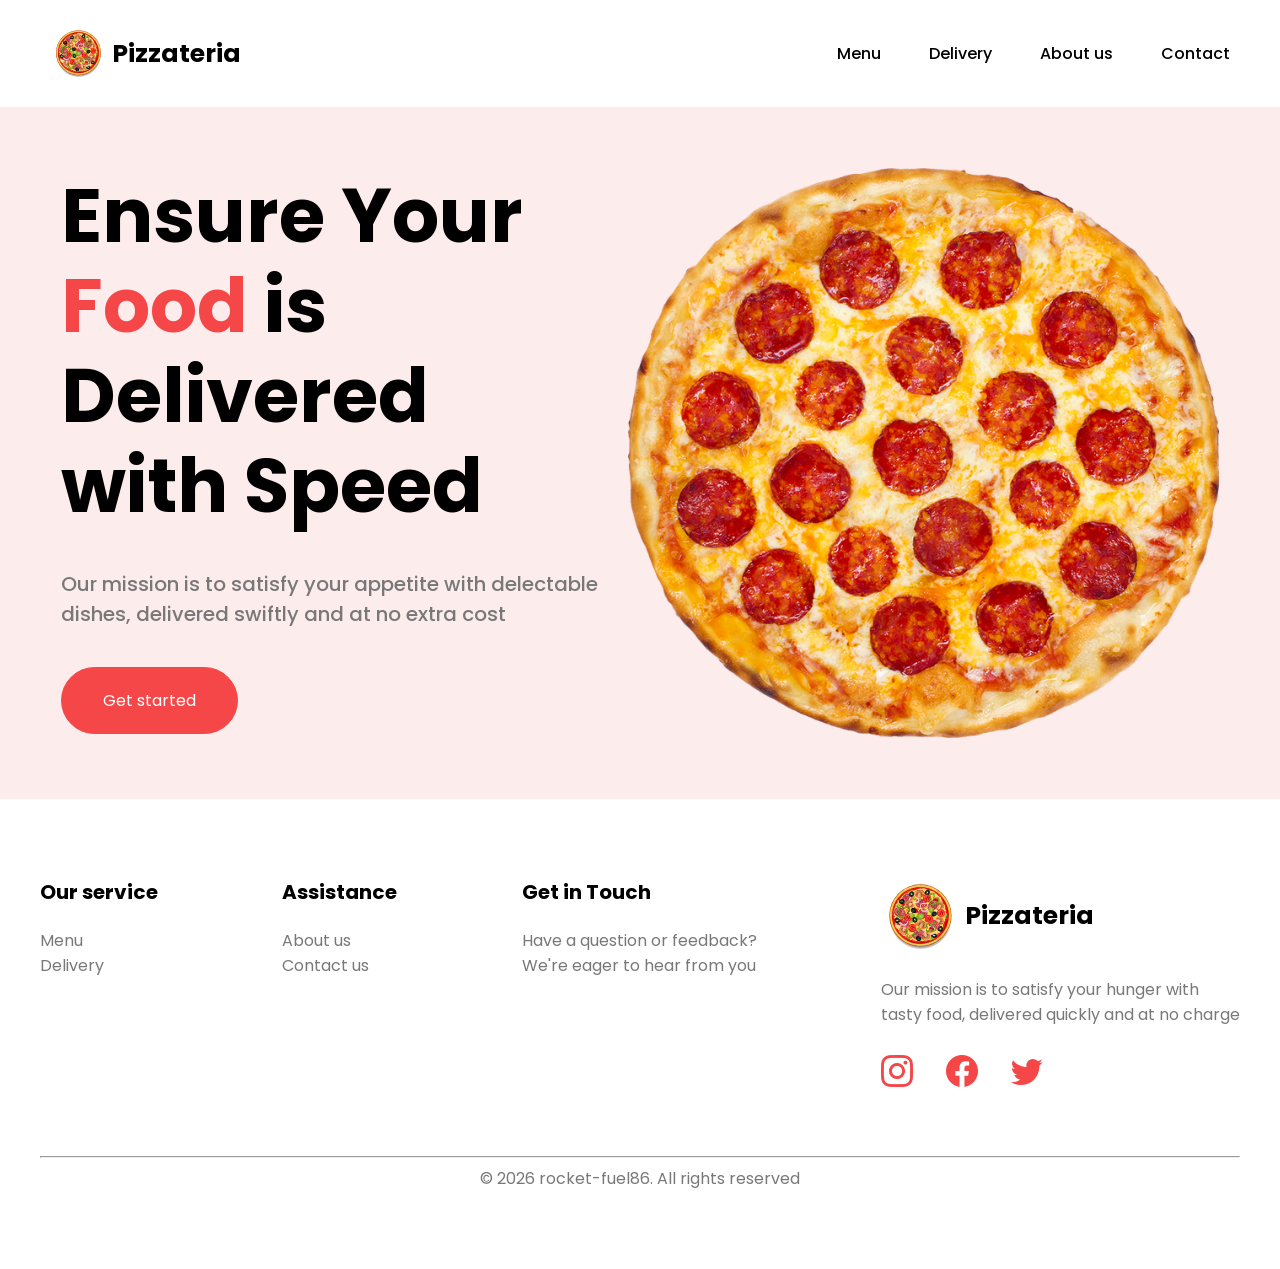
<file: index.html>
<!DOCTYPE html>
<html lang="en">
<head>
    <meta charset="UTF-8">
    <meta name="viewport" content="width=device-width, initial-scale=1.0">
    <title>Pizzateria</title>
    <link rel="icon" type="image/svg+xml" href="assets/images/logo.svg">
    <link rel="stylesheet" href="assets/styles/base.css">
    <link rel="stylesheet" href="assets/styles/header.css">
    <link rel="stylesheet" href="assets/styles/home.css">
    <link rel="stylesheet" href="assets/styles/footer.css">
    <link rel="stylesheet" href="https://cdn.jsdelivr.net/npm/bootstrap-icons@1.11.3/font/bootstrap-icons.css">
</head>
<body>
    <header class="header">
        <div class="container">
            <div class="header-wrapper">
                <div class="header-logo">
                    <img class="header-logo_img" src="assets/images/logo.svg" alt="logo">
                    <p class="header-logo_text">
                        <a class="header-logo_link" href="index.html">Pizzateria</a>
                    </p>
                </div>
                <ul class="header-list">
                    <li class="header-list_item">
                        <a class="header-list_link" href="assets/pages/menu.html">Menu</a>
                    </li>
                    <li class="header-list_item">
                        <a class="header-list_link" href="assets/pages/delivery.html">Delivery</a>
                    </li>
                    <li class="header-list_item">
                        <a class="header-list_link" href="assets/pages/about.html">About us</a>
                    </li>
                    <li class="header-list_item">
                        <a class="header-list_link" href="assets/pages/contacts.html">Contact</a>
                    </li>
                </ul>
            </div>
        </div>
    </header>
    <main class="main">
        <div class="container">
            <div class="main-wrapper">
                <div class="main-info">
                    <p class="main-info_title">
                        Ensure Your <span class="highlight">Food</span> is Delivered with Speed
                    </p>
                    <p class="main-info_subtitle">
                        Our mission is to satisfy your appetite with delectable 
                        dishes, delivered swiftly and at no extra cost
                    </p>
                    <a class="button" href="assets/pages/menu.html">Get started</a>
                </div>
                <img class="main-image" src="assets/images/home.png" alt="pepperoni">
            </div>
        </div>
    </main>
    <footer class="footer">
        <div class="container">
            <div class="footer-wrapper">
                <div class="footer-innerwrapper">
                    <div class="footer-card">
                        <p class="footer-card_title">Our service</p>
                        <div class="footer-card_items">
                            <p class="footer-card_item">
                                <a class="footer-card_link" href="assets/pages/menu.html">Menu</a>
                            </p>
                            <p class="footer-card_item">
                                <a class="footer-card_link" href="assets/pages/delivery.html">Delivery</a>
                            </p>
                        </div>
                    </div>
                    <div class="footer-card">
                        <p class="footer-card_title">Assistance</p>
                        <div class="footer-card_items">
                            <p class="footer-card_item">
                                <a class="footer-card_link" href="assets/pages/about.html">About us</a>
                            </p>
                            <p class="footer-card_item">
                                <a class="footer-card_link" href="assets/pages/contacts.html">Contact us</a>
                            </p>
                        </div>
                    </div>
                    <div class="footer-card">
                        <p class="footer-card_title">Get in Touch</p>
                        <div class="footer-card_items">
                            <p class="footer-card_item">
                                Have a question or feedback?<br>
                                We're eager to hear from you
                            </p>
                        </div>
                    </div>
                    <div class="footer-card">
                        <div class="footer-card_marketing">
                            <img class="footer-card_img" src="assets/images/logo.svg" alt="logo">
                            <p class="footer-card_logo">Pizzateria</p>
                        </div>
                        <div class="footer-card_items">
                            <p class="footer-card_item">
                                Our mission is to satisfy your hunger with<br>
                                tasty food, delivered quickly and at no charge
                            </p>
                        </div>
                        <div class="footer-card_icons">
                            <a target="_blank" class="footer-card_social" href="https://www.instagram.com/">
                                <h1 class="bi bi-instagram"></h1>
                            </a>
                            <a target="_blank" class="footer-card_social" href="https://www.facebook.com/">
                                <h1 class="bi bi-facebook"></h1>
                            </a>
                            <a target="_blank" class="footer-card_social" href="https://x.com/">
                                <h1 class="bi bi-twitter"></h1>
                            </a>
                        </div>
                    </div>
                </div>
                <div>
                    <hr>
                    <p class="footer-copy">&copy; 2026 rocket-fuel86. All rights reserved</p>
                </div>
            </div>
        </div>
    </footer>
</body>
</html>
</file>
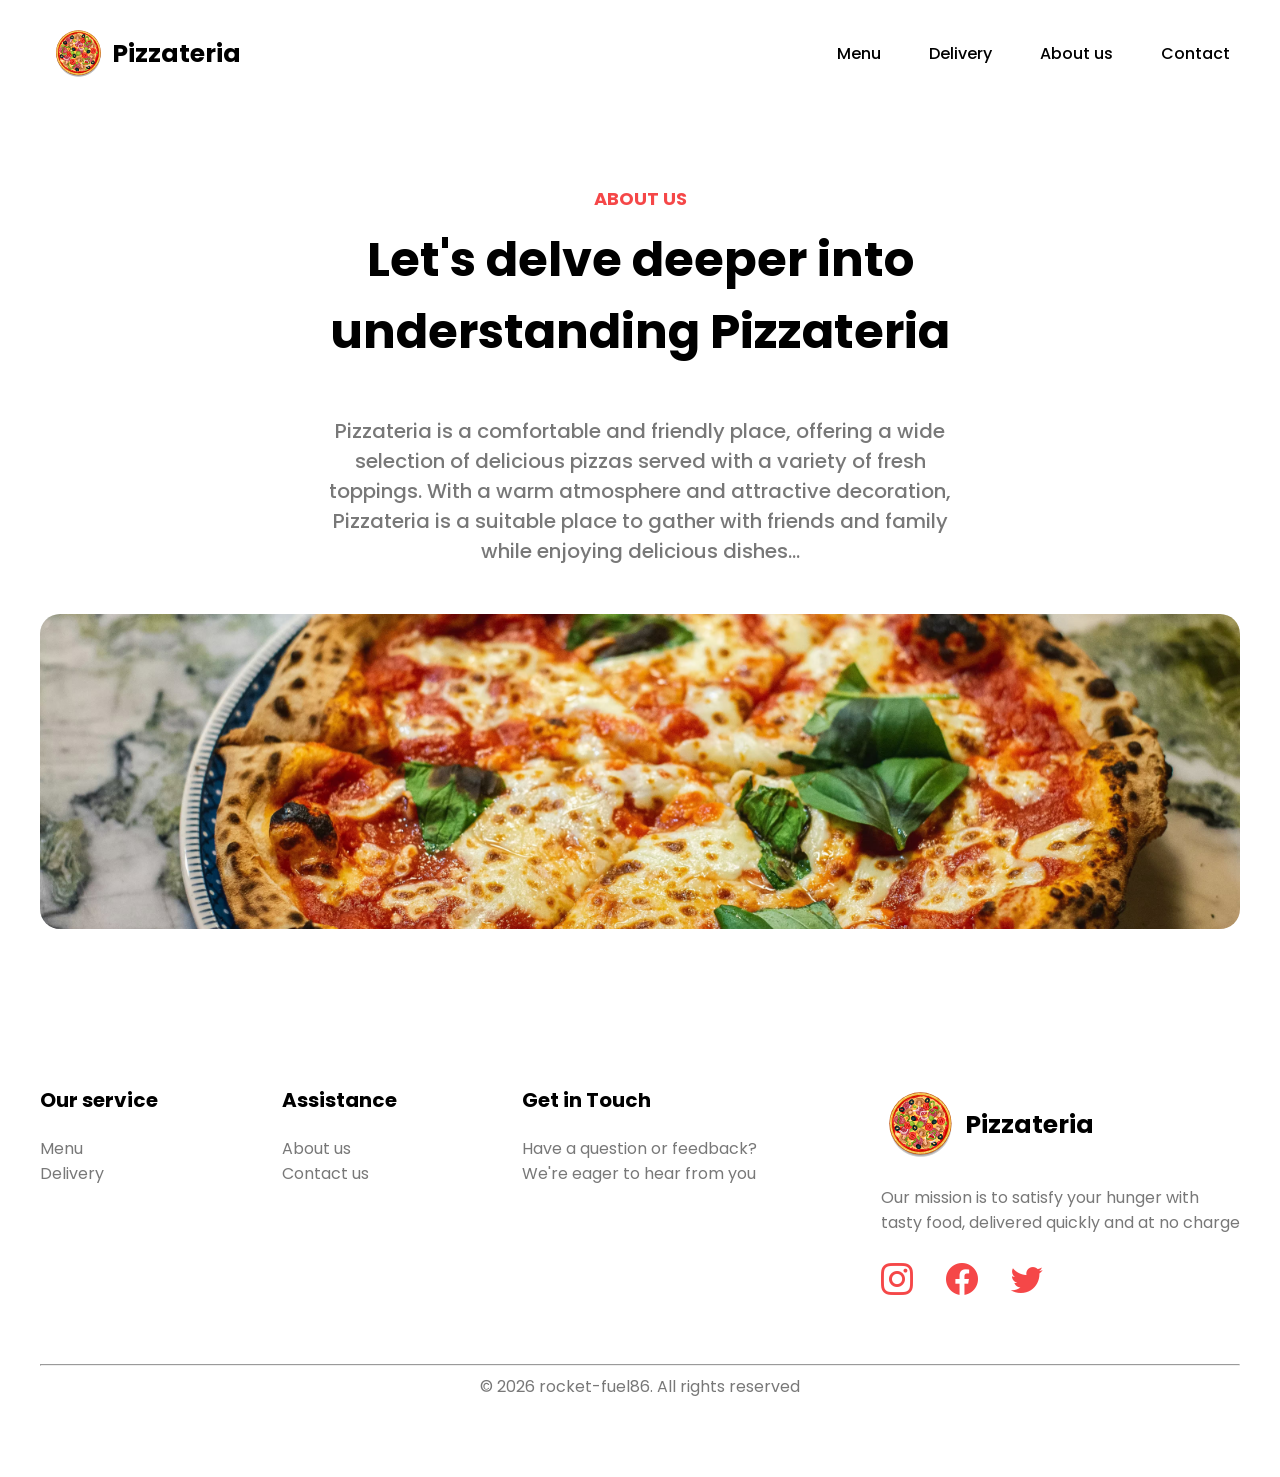
<file: assets/pages/about.html>
<!DOCTYPE html>
<html lang="en">
<head>
    <meta charset="UTF-8">
    <meta name="viewport" content="width=device-width, initial-scale=1.0">
    <title>About us</title>
    <link rel="icon" type="image/svg+xml" href="../images/logo.svg">
    <link rel="stylesheet" href="../styles/base.css">
    <link rel="stylesheet" href="../styles/header.css">
    <link rel="stylesheet" href="../styles/about.css">
    <link rel="stylesheet" href="../styles/footer.css">
    <link rel="stylesheet" href="https://cdn.jsdelivr.net/npm/bootstrap-icons@1.11.3/font/bootstrap-icons.css">
</head>
<body>
    <header class="header">
        <div class="container">
            <div class="header-wrapper">
                <div class="header-logo">
                    <img class="header-logo_img" src="../images/logo.svg" alt="logo">
                    <p class="header-logo_text">
                        <a class="header-logo_link" href="../../index.html">Pizzateria</a>
                    </p>
                </div>
                <ul class="header-list">
                    <li class="header-list_item">
                        <a class="header-list_link" href="menu.html">Menu</a>
                    </li>
                    <li class="header-list_item">
                        <a class="header-list_link" href="delivery.html">Delivery</a>
                    </li>
                    <li class="header-list_item">
                        <a class="header-list_link" href="about.html">About us</a>
                    </li>
                    <li class="header-list_item">
                        <a class="header-list_link" href="contacts.html">Contact</a>
                    </li>
                </ul>
            </div>
        </div>
    </header>
    <main class="main">
        <div class="container">
            <div class="main-wrapper">
                <div class="main-heading">
                    <p class="main-heading_subtitle">About us</p>
                    <p class="main-heading_title">
                        Let's delve deeper into
                        understanding Pizzateria
                    </p>
                </div>
                <p class="main-description">
                    Pizzateria is a comfortable and friendly place, offering a 
                    wide selection of delicious pizzas served with a variety of 
                    fresh toppings. With a warm atmosphere and attractive
                    decoration, Pizzateria is a suitable place to gather with 
                    friends and family while enjoying delicious dishes...
                </p>
                <img class="hero" src="../images/about.avif" alt="margarita">
            </div>
        </div>
    </main>
    <footer class="footer">
        <div class="container">
            <div class="footer-wrapper">
                <div class="footer-innerwrapper">
                    <div class="footer-card">
                        <p class="footer-card_title">Our service</p>
                        <div class="footer-card_items">
                            <p class="footer-card_item">
                                <a class="footer-card_link" href="menu.html">Menu</a>
                            </p>
                            <p class="footer-card_item">
                                <a class="footer-card_link" href="delivery.html">Delivery</a>
                            </p>
                        </div>
                    </div>
                    <div class="footer-card">
                        <p class="footer-card_title">Assistance</p>
                        <div class="footer-card_items">
                            <p class="footer-card_item">
                                <a class="footer-card_link" href="about.html">About us</a>
                            </p>
                            <p class="footer-card_item">
                                <a class="footer-card_link" href="contacts.html">Contact us</a>
                            </p>
                        </div>
                    </div>
                    <div class="footer-card">
                        <p class="footer-card_title">Get in Touch</p>
                        <div class="footer-card_items">
                            <p class="footer-card_item">
                                Have a question or feedback?<br>
                                We're eager to hear from you
                            </p>
                        </div>
                    </div>
                    <div class="footer-card">
                        <div class="footer-card_marketing">
                            <img class="footer-card_img" src="../images/logo.svg" alt="logo">
                            <p class="footer-card_logo">Pizzateria</p>
                        </div>
                        <div class="footer-card_items">
                            <p class="footer-card_item">
                                Our mission is to satisfy your hunger with<br>
                                tasty food, delivered quickly and at no charge
                            </p>
                        </div>
                        <div class="footer-card_icons">
                            <a target="_blank" class="footer-card_social" href="https://www.instagram.com/">
                                <h1 class="bi bi-instagram"></h1>
                            </a>
                            <a target="_blank" class="footer-card_social" href="https://www.facebook.com/">
                                <h1 class="bi bi-facebook"></h1>
                            </a>
                            <a target="_blank" class="footer-card_social" href="https://x.com/">
                                <h1 class="bi bi-twitter"></h1>
                            </a>
                        </div>
                    </div>
                </div>
                <div>
                    <hr>
                    <p class="footer-copy">&copy; 2026 rocket-fuel86. All rights reserved</p>
                </div>
            </div>
        </div>
    </footer>
</body>
</html>
</file>
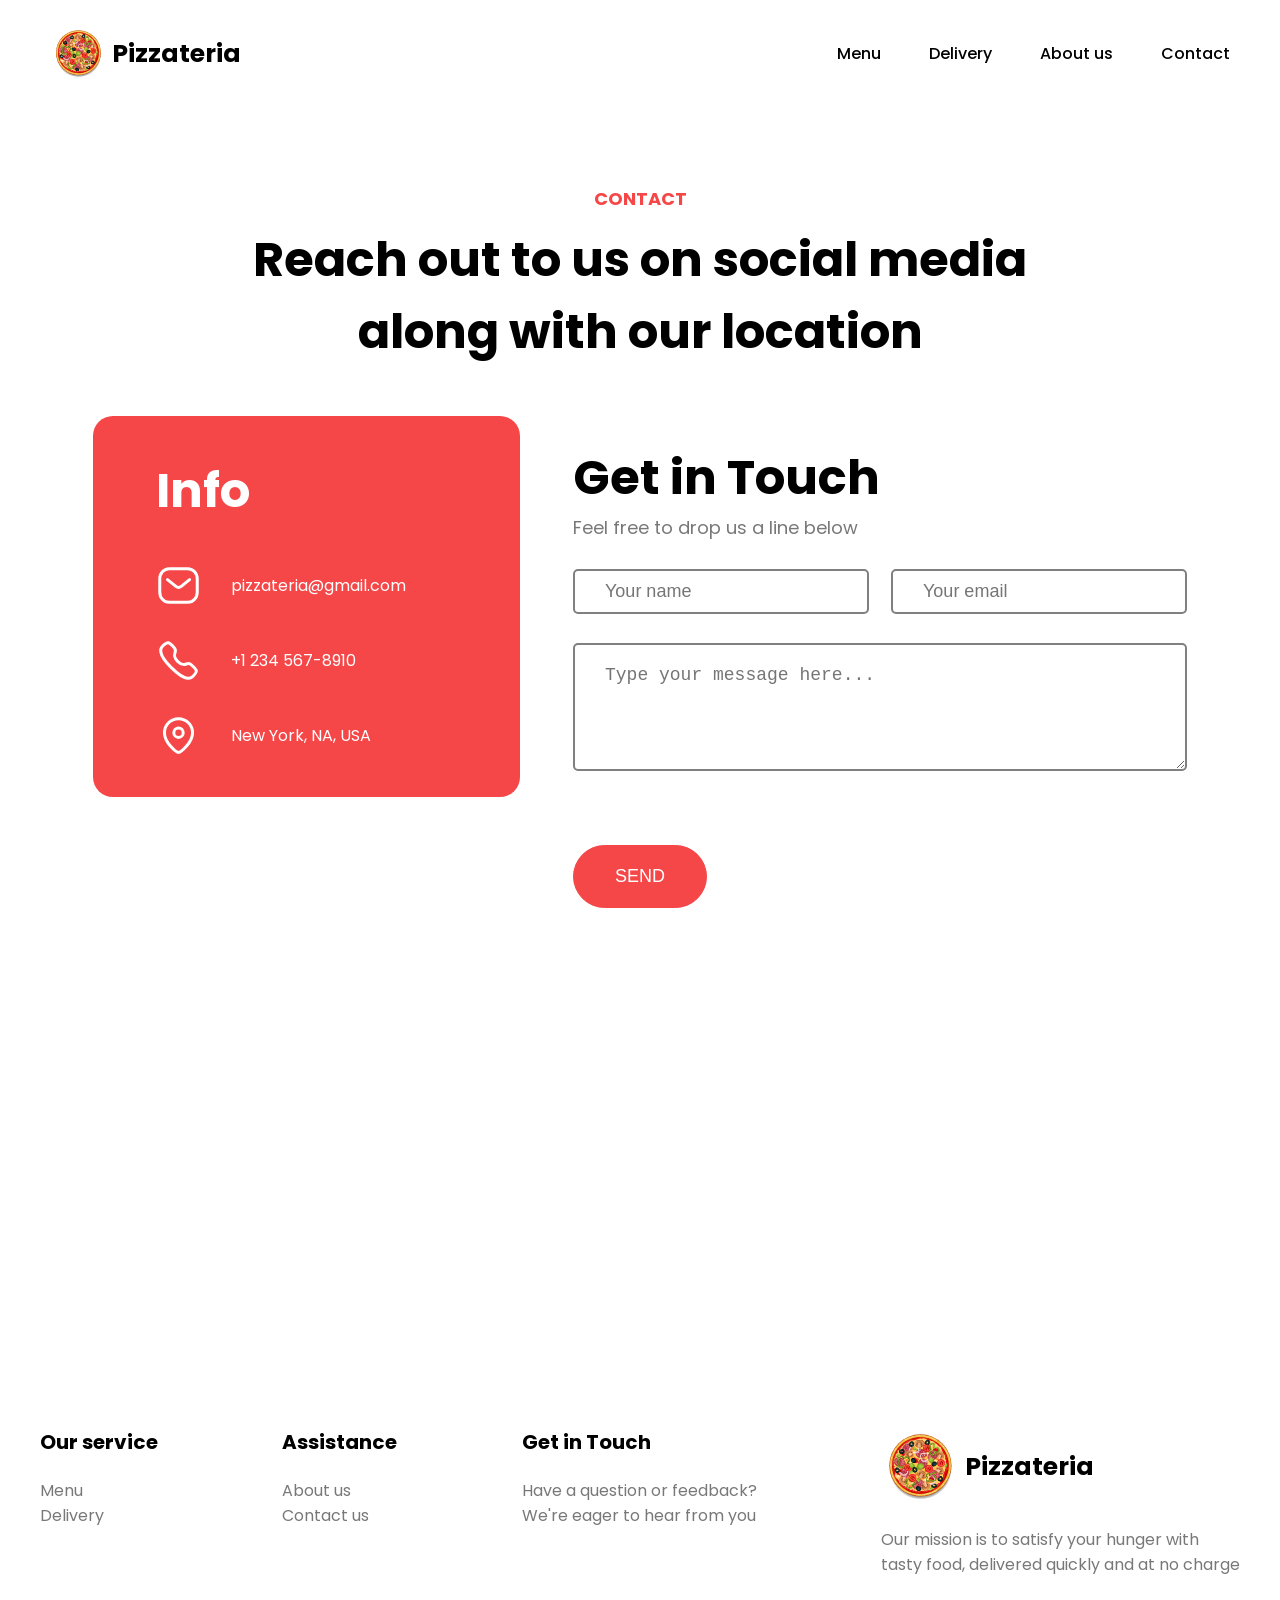
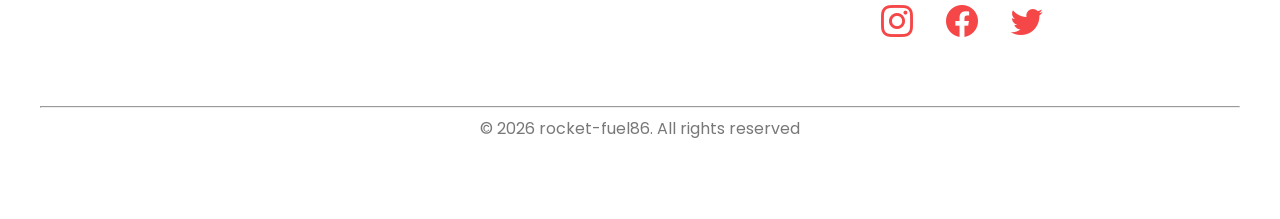
<file: assets/pages/contacts.html>
<!DOCTYPE html>
<html lang="en">
<head>
    <meta charset="UTF-8">
    <meta name="viewport" content="width=device-width, initial-scale=1.0">
    <title>Contact us</title>
    <link rel="icon" type="image/svg+xml" href="../images/logo.svg">
    <link rel="stylesheet" href="../styles/base.css">
    <link rel="stylesheet" href="../styles/header.css">
    <link rel="stylesheet" href="../styles/contacts.css">
    <link rel="stylesheet" href="../styles/footer.css">
    <link rel="stylesheet" href="https://cdn.jsdelivr.net/npm/bootstrap-icons@1.11.3/font/bootstrap-icons.css">
</head>
<body>
    <header class="header">
        <div class="container">
            <div class="header-wrapper">
                <div class="header-logo">
                    <img class="header-logo_img" src="../images/logo.svg" alt="logo">
                    <p class="header-logo_text">
                        <a class="header-logo_link" href="../../index.html">Pizzateria</a>
                    </p>
                </div>
                <ul class="header-list">
                    <li class="header-list_item">
                        <a class="header-list_link" href="menu.html">Menu</a>
                    </li>
                    <li class="header-list_item">
                        <a class="header-list_link" href="delivery.html">Delivery</a>
                    </li>
                    <li class="header-list_item">
                        <a class="header-list_link" href="about.html">About us</a>
                    </li>
                    <li class="header-list_item">
                        <a class="header-list_link" href="contacts.html">Contact</a>
                    </li>
                </ul>
            </div>
        </div>
    </header>
    <main class="main">
        <div class="container">
            <form class="main-wrapper">
                <div class="main-heading">
                    <p class="main-heading_subtitle">Contact</p>
                    <p class="main-heading_title">
                        Reach out to us on social media
                        along with our location
                    </p>
                </div>
                <div class="main-contacts" action="">
                    <div class="main-info">
                        <p class="main-info_title">Info</p>
                        <div class="main-info_list">
                            <div class="main-info_list__item">
                                <img src="../images/icons/message.svg" alt="email">
                                <p>pizzateria@gmail.com</p>
                            </div>
                            <div class="main-info_list__item">
                                <img src="../images/icons/call.svg" alt="phone">
                                <p>+1 234 567-8910</p>
                            </div>

                            <div class="main-info_list__item">
                                <img src="../images/icons/location.svg" alt="location">
                                <p>New York, NA, USA</p>
                            </div>
                        </div>
                    </div>
                    <div class="main-form">
                        <div class="main-form_info">
                            <p class="main-form_title">Get in Touch</p>
                            <p class="main-form_subtitle">
                                Feel free to drop us a line below
                            </p>
                        </div>
                        <div class="main-form_input">
                            <div class="main-form_inputs">
                                <input type="text" placeholder="Your name">
                                <input type="email" placeholder="Your email">
                            </div>
                            <textarea placeholder="Type your message here..."></textarea>
                        </div>
                    </div>
                </div>
                <input class="button" type="submit" value="Send"></input>
                <iframe class="hero" 
                        src="https://www.google.com/maps/embed?pb=!1m18!1m12!1m3!1d387193.05051518907!2d-74.30915526394074!3d40.69719336604221!2m3!1f0!2f0!3f0!3m2!1i1024!2i768!4f13.1!3m3!1m2!1s0x89c24fa5d33f083b%3A0xc80b8f06e177fe62!2z0J3RjNGOLdCZ0L7RgNC6LCDQodC_0L7Qu9GD0YfQtdC90ZYg0KjRgtCw0YLQuCDQkNC80LXRgNC40LrQuA!5e0!3m2!1suk!2s!4v1781620463294!5m2!1suk!2s" 
                        allowfullscreen="" 
                        loading="lazy" 
                        referrerpolicy="no-referrer-when-downgrade">
                </iframe>
            </form>
        </div>
    </main>
    <footer class="footer">
        <div class="container">
            <div class="footer-wrapper">
                <div class="footer-innerwrapper">
                    <div class="footer-card">
                        <p class="footer-card_title">Our service</p>
                        <div class="footer-card_items">
                            <p class="footer-card_item">
                                <a class="footer-card_link" href="menu.html">Menu</a>
                            </p>
                            <p class="footer-card_item">
                                <a class="footer-card_link" href="delivery.html">Delivery</a>
                            </p>
                        </div>
                    </div>
                    <div class="footer-card">
                        <p class="footer-card_title">Assistance</p>
                        <div class="footer-card_items">
                            <p class="footer-card_item">
                                <a class="footer-card_link" href="about.html">About us</a>
                            </p>
                            <p class="footer-card_item">
                                <a class="footer-card_link" href="contacts.html">Contact us</a>
                            </p>
                        </div>
                    </div>
                    <div class="footer-card">
                        <p class="footer-card_title">Get in Touch</p>
                        <div class="footer-card_items">
                            <p class="footer-card_item">
                                Have a question or feedback?<br>
                                We're eager to hear from you
                            </p>
                        </div>
                    </div>
                    <div class="footer-card">
                        <div class="footer-card_marketing">
                            <img class="footer-card_img" src="../images/logo.svg" alt="logo">
                            <p class="footer-card_logo">Pizzateria</p>
                        </div>
                        <div class="footer-card_items">
                            <p class="footer-card_item">
                                Our mission is to satisfy your hunger with<br>
                                tasty food, delivered quickly and at no charge
                            </p>
                        </div>
                        <div class="footer-card_icons">
                            <a target="_blank" class="footer-card_social" href="https://www.instagram.com/">
                                <h1 class="bi bi-instagram"></h1>
                            </a>
                            <a target="_blank" class="footer-card_social" href="https://www.facebook.com/">
                                <h1 class="bi bi-facebook"></h1>
                            </a>
                            <a target="_blank" class="footer-card_social" href="https://x.com/">
                                <h1 class="bi bi-twitter"></h1>
                            </a>
                        </div>
                    </div>
                </div>
                <div>
                    <hr>
                    <p class="footer-copy">&copy; 2026 rocket-fuel86. All rights reserved</p>
                </div>
            </div>
        </div>
    </footer>
</body>
</html>
</file>
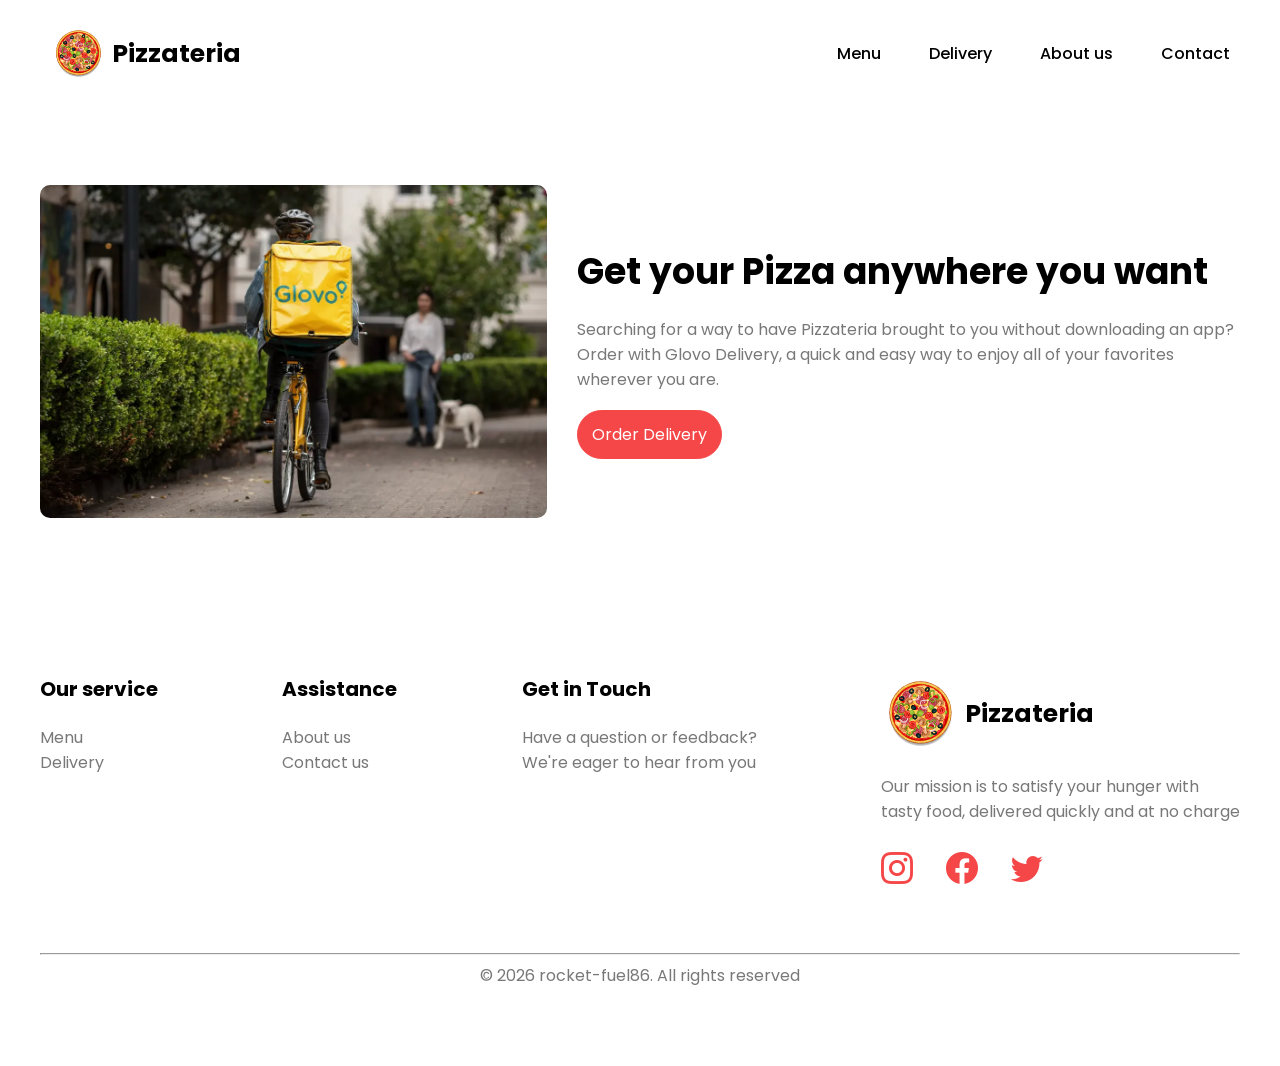
<file: assets/pages/delivery.html>
<!DOCTYPE html>
<html lang="en">
<head>
    <meta charset="UTF-8">
    <meta name="viewport" content="width=device-width, initial-scale=1.0">
    <title>Delivery</title>
    <link rel="icon" type="image/svg+xml" href="../images/logo.svg">
    <link rel="stylesheet" href="../styles/base.css">
    <link rel="stylesheet" href="../styles/header.css">
    <link rel="stylesheet" href="../styles/delivery.css">
    <link rel="stylesheet" href="../styles/footer.css">
    <link rel="stylesheet" href="https://cdn.jsdelivr.net/npm/bootstrap-icons@1.11.3/font/bootstrap-icons.css">
</head>
<body>
    <header class="header">
        <div class="container">
            <div class="header-wrapper">
                <div class="header-logo">
                    <img class="header-logo_img" src="../images/logo.svg" alt="logo">
                    <p class="header-logo_text">
                        <a class="header-logo_link" href="../../index.html">Pizzateria</a>
                    </p>
                </div>
                <ul class="header-list">
                    <li class="header-list_item">
                        <a class="header-list_link" href="menu.html">Menu</a>
                    </li>
                    <li class="header-list_item">
                        <a class="header-list_link" href="delivery.html">Delivery</a>
                    </li>
                    <li class="header-list_item">
                        <a class="header-list_link" href="about.html">About us</a>
                    </li>
                    <li class="header-list_item">
                        <a class="header-list_link" href="contacts.html">Contact</a>
                    </li>
                </ul>
            </div>
        </div>
    </header>
    <main class="main">
        <div class="container">
            <div class="main-wrapper">
                <div class="main-info">
                    <img class="main-info_img" src="../images/delivery.webp" alt="delivery">
                    <div class="main-info_text">
                        <div class="main-info_title">Get your Pizza anywhere you want</div>
                        <div class="main-info_desc">Searching for a way to have Pizzateria brought to you without downloading an app? Order with Glovo Delivery, a quick and easy way to enjoy all of your favorites wherever you are.</div>
                        <a class="button" target="_blank" href="https://glovoapp.com/">Order Delivery</a>
                    </div>
                </div>
            </div>
        </div>
    </main>
    <footer class="footer">
        <div class="container">
            <div class="footer-wrapper">
                <div class="footer-innerwrapper">
                    <div class="footer-card">
                        <p class="footer-card_title">Our service</p>
                        <div class="footer-card_items">
                            <p class="footer-card_item">
                                <a class="footer-card_link" href="menu.html">Menu</a>
                            </p>
                            <p class="footer-card_item">
                                <a class="footer-card_link" href="delivery.html">Delivery</a>
                            </p>
                        </div>
                    </div>
                    <div class="footer-card">
                        <p class="footer-card_title">Assistance</p>
                        <div class="footer-card_items">
                            <p class="footer-card_item">
                                <a class="footer-card_link" href="about.html">About us</a>
                            </p>
                            <p class="footer-card_item">
                                <a class="footer-card_link" href="contacts.html">Contact us</a>
                            </p>
                        </div>
                    </div>
                    <div class="footer-card">
                        <p class="footer-card_title">Get in Touch</p>
                        <div class="footer-card_items">
                            <p class="footer-card_item">
                                Have a question or feedback?<br>
                                We're eager to hear from you
                            </p>
                        </div>
                    </div>
                    <div class="footer-card">
                        <div class="footer-card_marketing">
                            <img class="footer-card_img" src="../images/logo.svg" alt="logo">
                            <p class="footer-card_logo">Pizzateria</p>
                        </div>
                        <div class="footer-card_items">
                            <p class="footer-card_item">
                                Our mission is to satisfy your hunger with<br>
                                tasty food, delivered quickly and at no charge
                            </p>
                        </div>
                        <div class="footer-card_icons">
                            <a target="_blank" class="footer-card_social" href="https://www.instagram.com/">
                                <h1 class="bi bi-instagram"></h1>
                            </a>
                            <a target="_blank" class="footer-card_social" href="https://www.facebook.com/">
                                <h1 class="bi bi-facebook"></h1>
                            </a>
                            <a target="_blank" class="footer-card_social" href="https://x.com/">
                                <h1 class="bi bi-twitter"></h1>
                            </a>
                        </div>
                    </div>
                </div>
                <div>
                    <hr>
                    <p class="footer-copy">&copy; 2026 rocket-fuel86. All rights reserved</p>
                </div>
            </div>
        </div>
    </footer>
</body>
</html>
</file>
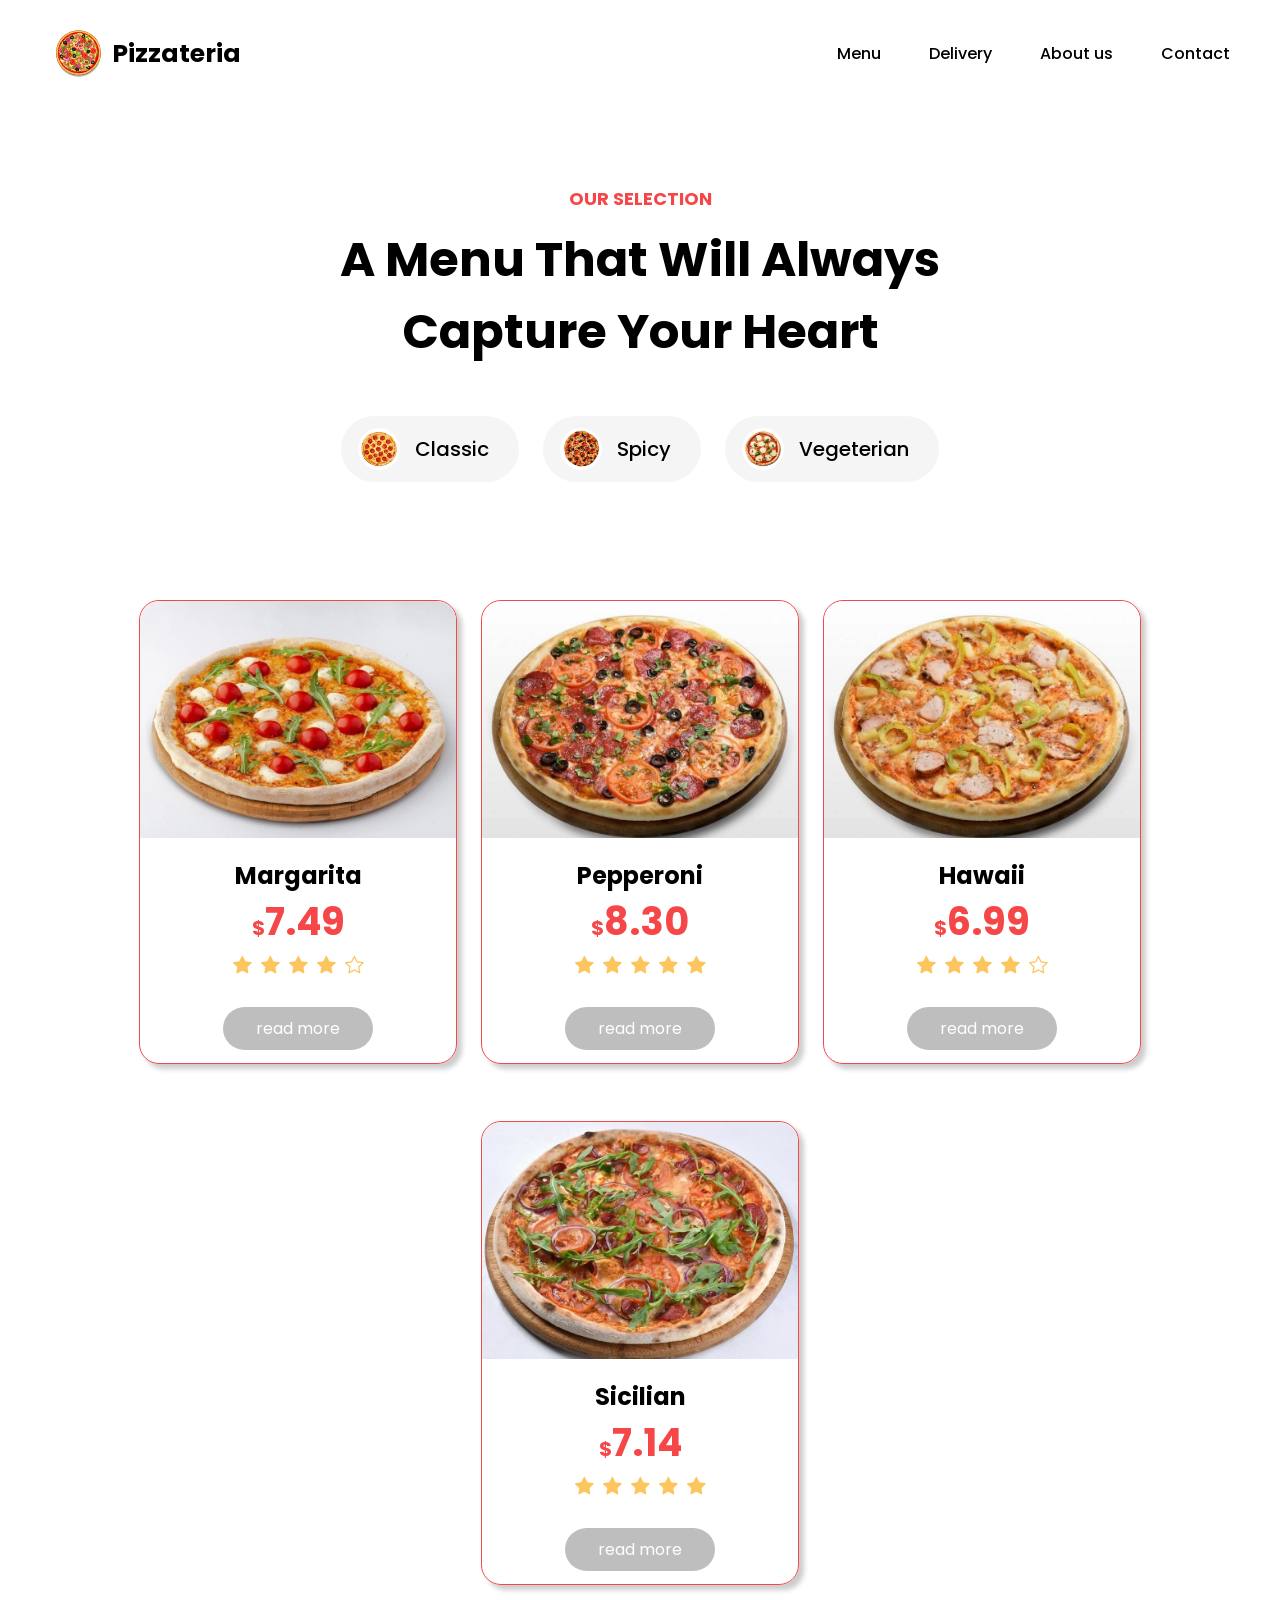
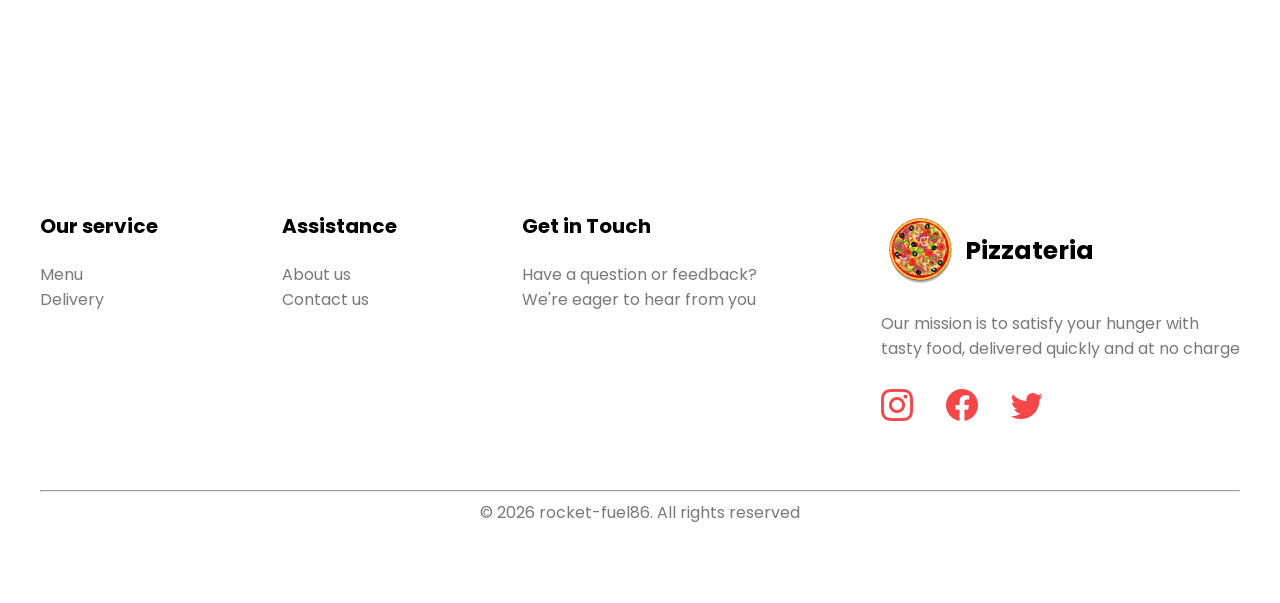
<file: assets/pages/menu.html>
<!DOCTYPE html>
<html lang="en">
<head>
    <meta charset="UTF-8">
    <meta name="viewport" content="width=device-width, initial-scale=1.0">
    <title>Menu</title>
    <link rel="icon" type="image/svg+xml" href="../images/logo.svg">
    <link rel="stylesheet" href="../styles/base.css">
    <link rel="stylesheet" href="../styles/header.css">
    <link rel="stylesheet" href="../styles/menu.css">
    <link rel="stylesheet" href="../styles/footer.css">
    <link rel="stylesheet" href="https://cdn.jsdelivr.net/npm/bootstrap-icons@1.11.3/font/bootstrap-icons.css">
</head>
<body>
    <header class="header">
        <div class="container">
            <div class="header-wrapper">
                <div class="header-logo">
                    <img class="header-logo_img" src="../images/logo.svg" alt="logo">
                    <p class="header-logo_text">
                        <a class="header-logo_link" href="../../index.html">Pizzateria</a>
                    </p>
                </div>
                <ul class="header-list">
                    <li class="header-list_item">
                        <a class="header-list_link" href="menu.html">Menu</a>
                    </li>
                    <li class="header-list_item">
                        <a class="header-list_link" href="delivery.html">Delivery</a>
                    </li>
                    <li class="header-list_item">
                        <a class="header-list_link" href="about.html">About us</a>
                    </li>
                    <li class="header-list_item">
                        <a class="header-list_link" href="contacts.html">Contact</a>
                    </li>
                </ul>
            </div>
        </div>
    </header>
    <main class="main">
        <div class="container">
            <div class="main-wrapper">
                <div class="main-heading">
                    <p class="main-heading_subtitle">Our Selection</p>
                    <p class="main-heading_title">
                        A Menu That Will Always
                        Capture Your Heart
                    </p>
                </div>
                <div class="main-select">
                    <a class="main-select_link" href="categories/classic.html">
                        <div class="main-select_item">
                            <img class="main-select_img" src="../images/icons/classic.jpg" alt="classic">
                            <p class="main-select_title">Classic</p>
                        </div>
                    </a>
                    <a class="main-select_link" href="categories/spicy.html">
                        <div class="main-select_item">
                            <img class="main-select_img" src="../images/icons/spicy.jpg" alt="classic">
                            <p class="main-select_title">Spicy</p>
                        </div>
                    </a>
                    <a class="main-select_link" href="categories/vegeterian.html">
                        <div class="main-select_item">
                            <img class="main-select_img" src="../images/icons/veg.jpg" alt="classic">
                            <p class="main-select_title">Vegeterian</p>
                        </div>
                    </a>
                </div>
                <div class="main-menu">
                    <div class="menu-item">
                        <img class="menu-item_img" src="../images/pizzas/margarita.webp" alt="margarita">
                        <div class="menu-item_info">
                            <p class="menu-item_title">Margarita</p>
                            <p class="menu-item_price"><span class="menu-item_symbol">$</span>7.49</p>
                            <div class="menu-item_rating">
                                <h3 class="bi bi-star-fill"></h3>
                                <h3 class="bi bi-star-fill"></h3>
                                <h3 class="bi bi-star-fill"></h3>
                                <h3 class="bi bi-star-fill"></h3>
                                <h3 class="bi bi-star"></h3>
                            </div>
                            <a class="button" href="details/margarita.html">read more</a>
                        </div>
                    </div>
                    <div class="menu-item">
                        <img class="menu-item_img" src="../images/pizzas/pepperoni.webp" alt="pepperoni">
                        <div class="menu-item_info">
                            <p class="menu-item_title">Pepperoni</p>
                            <p class="menu-item_price"><span class="menu-item_symbol">$</span>8.30</p>
                            <div class="menu-item_rating">
                                <h3 class="bi bi-star-fill"></h3>
                                <h3 class="bi bi-star-fill"></h3>
                                <h3 class="bi bi-star-fill"></h3>
                                <h3 class="bi bi-star-fill"></h3>
                                <h3 class="bi bi-star-fill"></h3>
                            </div>
                            <a class="button" href="details/pepperoni.html">read more</a>
                        </div>
                    </div>
                    <div class="menu-item">
                        <img class="menu-item_img" src="../images/pizzas/hawaii.webp" alt="hawaii">
                        <div class="menu-item_info">
                            <p class="menu-item_title">Hawaii</p>
                            <p class="menu-item_price"><span class="menu-item_symbol">$</span>6.99</p>
                            <div class="menu-item_rating">
                                <h3 class="bi bi-star-fill"></h3>
                                <h3 class="bi bi-star-fill"></h3>
                                <h3 class="bi bi-star-fill"></h3>
                                <h3 class="bi bi-star-fill"></h3>
                                <h3 class="bi bi-star"></h3>
                            </div>
                            <a class="button" href="details/hawaii.html">read more</a>
                        </div>
                    </div>
                    <div class="menu-item">
                        <img class="menu-item_img" src="../images/pizzas/sicilian.webp" alt="sicilian">
                        <div class="menu-item_info">
                            <p class="menu-item_title">Sicilian</p>
                            <p class="menu-item_price"><span class="menu-item_symbol">$</span>7.14</p>
                            <div class="menu-item_rating">
                                <h3 class="bi bi-star-fill"></h3>
                                <h3 class="bi bi-star-fill"></h3>
                                <h3 class="bi bi-star-fill"></h3>
                                <h3 class="bi bi-star-fill"></h3>
                                <h3 class="bi bi-star-fill"></h3>
                            </div>
                            <a class="button" href="details/sicilian.html">read more</a>
                        </div>
                    </div>
                </div>
            </div>
        </div>
    </main>
    <footer class="footer">
        <div class="container">
            <div class="footer-wrapper">
                <div class="footer-innerwrapper">
                    <div class="footer-card">
                        <p class="footer-card_title">Our service</p>
                        <div class="footer-card_items">
                            <p class="footer-card_item">
                                <a class="footer-card_link" href="menu.html">Menu</a>
                            </p>
                            <p class="footer-card_item">
                                <a class="footer-card_link" href="delivery.html">Delivery</a>
                            </p>
                        </div>
                    </div>
                    <div class="footer-card">
                        <p class="footer-card_title">Assistance</p>
                        <div class="footer-card_items">
                            <p class="footer-card_item">
                                <a class="footer-card_link" href="about.html">About us</a>
                            </p>
                            <p class="footer-card_item">
                                <a class="footer-card_link" href="contacts.html">Contact us</a>
                            </p>
                        </div>
                    </div>
                    <div class="footer-card">
                        <p class="footer-card_title">Get in Touch</p>
                        <div class="footer-card_items">
                            <p class="footer-card_item">
                                Have a question or feedback?<br>
                                We're eager to hear from you
                            </p>
                        </div>
                    </div>
                    <div class="footer-card">
                        <div class="footer-card_marketing">
                            <img class="footer-card_img" src="../images/logo.svg" alt="logo">
                            <p class="footer-card_logo">Pizzateria</p>
                        </div>
                        <div class="footer-card_items">
                            <p class="footer-card_item">
                                Our mission is to satisfy your hunger with<br>
                                tasty food, delivered quickly and at no charge
                            </p>
                        </div>
                        <div class="footer-card_icons">
                            <a target="_blank" class="footer-card_social" href="https://www.instagram.com/">
                                <h1 class="bi bi-instagram"></h1>
                            </a>
                            <a target="_blank" class="footer-card_social" href="https://www.facebook.com/">
                                <h1 class="bi bi-facebook"></h1>
                            </a>
                            <a target="_blank" class="footer-card_social" href="https://x.com/">
                                <h1 class="bi bi-twitter"></h1>
                            </a>
                        </div>
                    </div>
                </div>
                <div>
                    <hr>
                    <p class="footer-copy">&copy; 2026 rocket-fuel86. All rights reserved</p>
                </div>
            </div>
        </div>
    </footer>
</body>
</html>
</file>
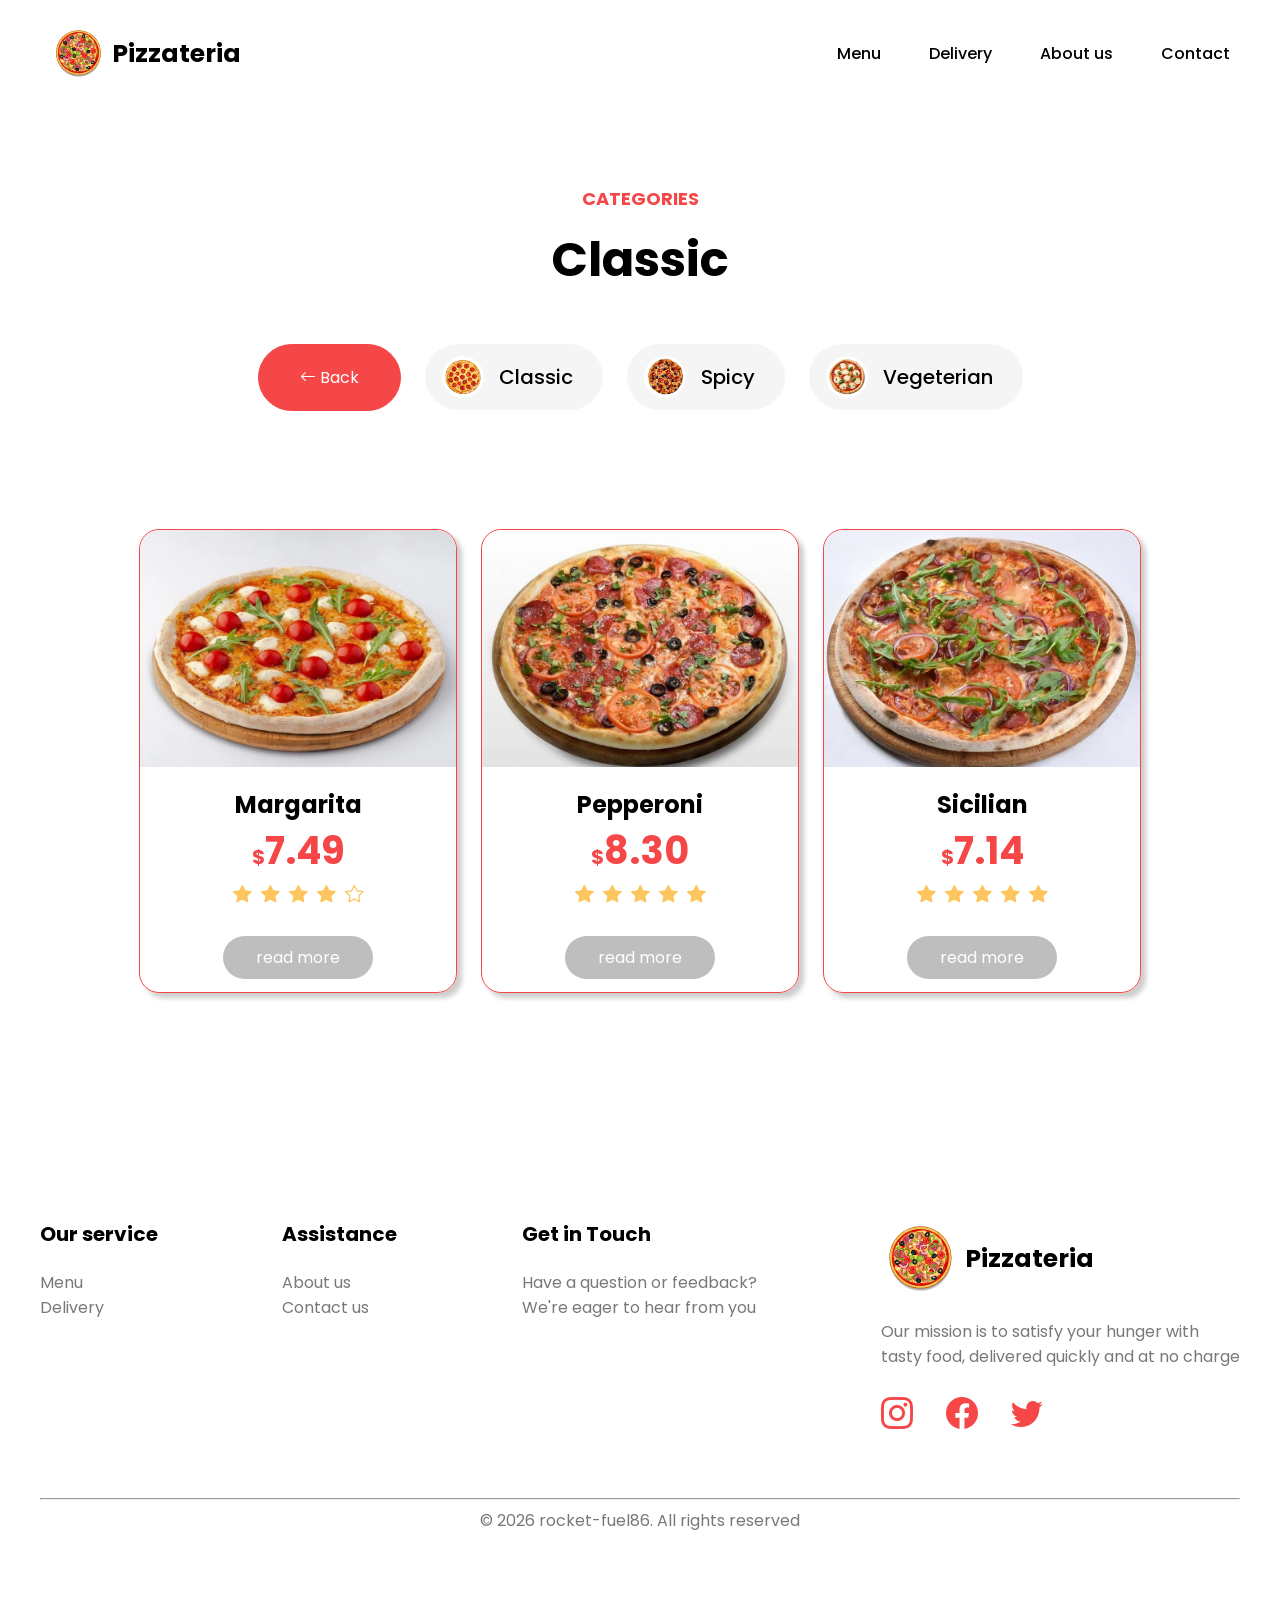
<file: assets/pages/categories/classic.html>
<!DOCTYPE html>
<html lang="en">
<head>
    <meta charset="UTF-8">
    <meta name="viewport" content="width=device-width, initial-scale=1.0">
    <title>Classic</title>
    <link rel="icon" type="image/svg+xml" href="../../images/logo.svg">
    <link rel="stylesheet" href="../../styles/base.css">
    <link rel="stylesheet" href="../../styles/header.css">
    <link rel="stylesheet" href="../../styles/menu.css">
    <link rel="stylesheet" href="../../styles/footer.css">
    <link rel="stylesheet" href="https://cdn.jsdelivr.net/npm/bootstrap-icons@1.11.3/font/bootstrap-icons.css">
</head>
<body>
    <header class="header">
        <div class="container">
            <div class="header-wrapper">
                <div class="header-logo">
                    <img class="header-logo_img" src="../../images/logo.svg" alt="logo">
                    <p class="header-logo_text">
                        <a class="header-logo_link" href="../../../index.html">Pizzateria</a>
                    </p>
                </div>
                <ul class="header-list">
                    <li class="header-list_item">
                        <a class="header-list_link" href="../menu.html">Menu</a>
                    </li>
                    <li class="header-list_item">
                        <a class="header-list_link" href="../delivery.html">Delivery</a>
                    </li>
                    <li class="header-list_item">
                        <a class="header-list_link" href="../about.html">About us</a>
                    </li>
                    <li class="header-list_item">
                        <a class="header-list_link" href="../contacts.html">Contact</a>
                    </li>
                </ul>
            </div>
        </div>
    </header>
    <main class="main">
        <div class="container">
            <div class="main-wrapper">
                <div class="main-heading">
                    <p class="main-heading_subtitle">Categories</p>
                    <p class="main-heading_title">
                        Classic
                    </p>
                </div>
                <div class="main-select">
                    <a class="back-button" href="../menu.html"><i class="bi bi-arrow-left"></i> Back</a>
                    <a class="main-select_link" href="classic.html">
                        <div class="main-select_item">
                            <img class="main-select_img" src="../../images/icons/classic.jpg" alt="classic">
                            <p class="main-select_title">Classic</p>
                        </div>
                    </a>
                    <a class="main-select_link" href="spicy.html">
                        <div class="main-select_item">
                            <img class="main-select_img" src="../../images/icons/spicy.jpg" alt="classic">
                            <p class="main-select_title">Spicy</p>
                        </div>
                    </a>
                    <a class="main-select_link" href="vegeterian.html">
                        <div class="main-select_item">
                            <img class="main-select_img" src="../../images/icons/veg.jpg" alt="classic">
                            <p class="main-select_title">Vegeterian</p>
                        </div>
                    </a>
                </div>
                <div class="main-menu">
                    <div class="menu-item">
                        <img class="menu-item_img" src="../../images/pizzas/margarita.webp" alt="margarita">
                        <div class="menu-item_info">
                            <p class="menu-item_title">Margarita</p>
                            <p class="menu-item_price"><span class="menu-item_symbol">$</span>7.49</p>
                            <div class="menu-item_rating">
                                <h3 class="bi bi-star-fill"></h3>
                                <h3 class="bi bi-star-fill"></h3>
                                <h3 class="bi bi-star-fill"></h3>
                                <h3 class="bi bi-star-fill"></h3>
                                <h3 class="bi bi-star"></h3>
                            </div>
                            <a class="button" href="../details/margarita.html">read more</a>
                        </div>
                    </div>
                    <div class="menu-item">
                        <img class="menu-item_img" src="../../images/pizzas/pepperoni.webp" alt="pepperoni">
                        <div class="menu-item_info">
                            <p class="menu-item_title">Pepperoni</p>
                            <p class="menu-item_price"><span class="menu-item_symbol">$</span>8.30</p>
                            <div class="menu-item_rating">
                                <h3 class="bi bi-star-fill"></h3>
                                <h3 class="bi bi-star-fill"></h3>
                                <h3 class="bi bi-star-fill"></h3>
                                <h3 class="bi bi-star-fill"></h3>
                                <h3 class="bi bi-star-fill"></h3>
                            </div>
                            <a class="button" href="../details/pepperoni.html">read more</a>
                        </div>
                    </div>
                    <div class="menu-item">
                        <img class="menu-item_img" src="../../images/pizzas/sicilian.webp" alt="sicilian">
                        <div class="menu-item_info">
                            <p class="menu-item_title">Sicilian</p>
                            <p class="menu-item_price"><span class="menu-item_symbol">$</span>7.14</p>
                            <div class="menu-item_rating">
                                <h3 class="bi bi-star-fill"></h3>
                                <h3 class="bi bi-star-fill"></h3>
                                <h3 class="bi bi-star-fill"></h3>
                                <h3 class="bi bi-star-fill"></h3>
                                <h3 class="bi bi-star-fill"></h3>
                            </div>
                            <a class="button" href="../details/sicilian.html">read more</a>
                        </div>
                    </div>
                </div>
            </div>
        </div>
    </main>
    <footer class="footer">
        <div class="container">
            <div class="footer-wrapper">
                <div class="footer-innerwrapper">
                    <div class="footer-card">
                        <p class="footer-card_title">Our service</p>
                        <div class="footer-card_items">
                            <p class="footer-card_item">
                                <a class="footer-card_link" href="../menu.html">Menu</a>
                            </p>
                            <p class="footer-card_item">
                                <a class="footer-card_link" href="../delivery.html">Delivery</a>
                            </p>
                        </div>
                    </div>
                    <div class="footer-card">
                        <p class="footer-card_title">Assistance</p>
                        <div class="footer-card_items">
                            <p class="footer-card_item">
                                <a class="footer-card_link" href="../about.html">About us</a>
                            </p>
                            <p class="footer-card_item">
                                <a class="footer-card_link" href="../contacts.html">Contact us</a>
                            </p>
                        </div>
                    </div>
                    <div class="footer-card">
                        <p class="footer-card_title">Get in Touch</p>
                        <div class="footer-card_items">
                            <p class="footer-card_item">
                                Have a question or feedback?<br>
                                We're eager to hear from you
                            </p>
                        </div>
                    </div>
                    <div class="footer-card">
                        <div class="footer-card_marketing">
                            <img class="footer-card_img" src="../../images/logo.svg" alt="logo">
                            <p class="footer-card_logo">Pizzateria</p>
                        </div>
                        <div class="footer-card_items">
                            <p class="footer-card_item">
                                Our mission is to satisfy your hunger with<br>
                                tasty food, delivered quickly and at no charge
                            </p>
                        </div>
                        <div class="footer-card_icons">
                            <a target="_blank" class="footer-card_social" href="https://www.instagram.com/">
                                <h1 class="bi bi-instagram"></h1>
                            </a>
                            <a target="_blank" class="footer-card_social" href="https://www.facebook.com/">
                                <h1 class="bi bi-facebook"></h1>
                            </a>
                            <a target="_blank" class="footer-card_social" href="https://x.com/">
                                <h1 class="bi bi-twitter"></h1>
                            </a>
                        </div>
                    </div>
                </div>
                <div>
                    <hr>
                    <p class="footer-copy">&copy; 2026 rocket-fuel86. All rights reserved</p>
                </div>
            </div>
        </div>
    </footer>
</body>
</html>
</file>
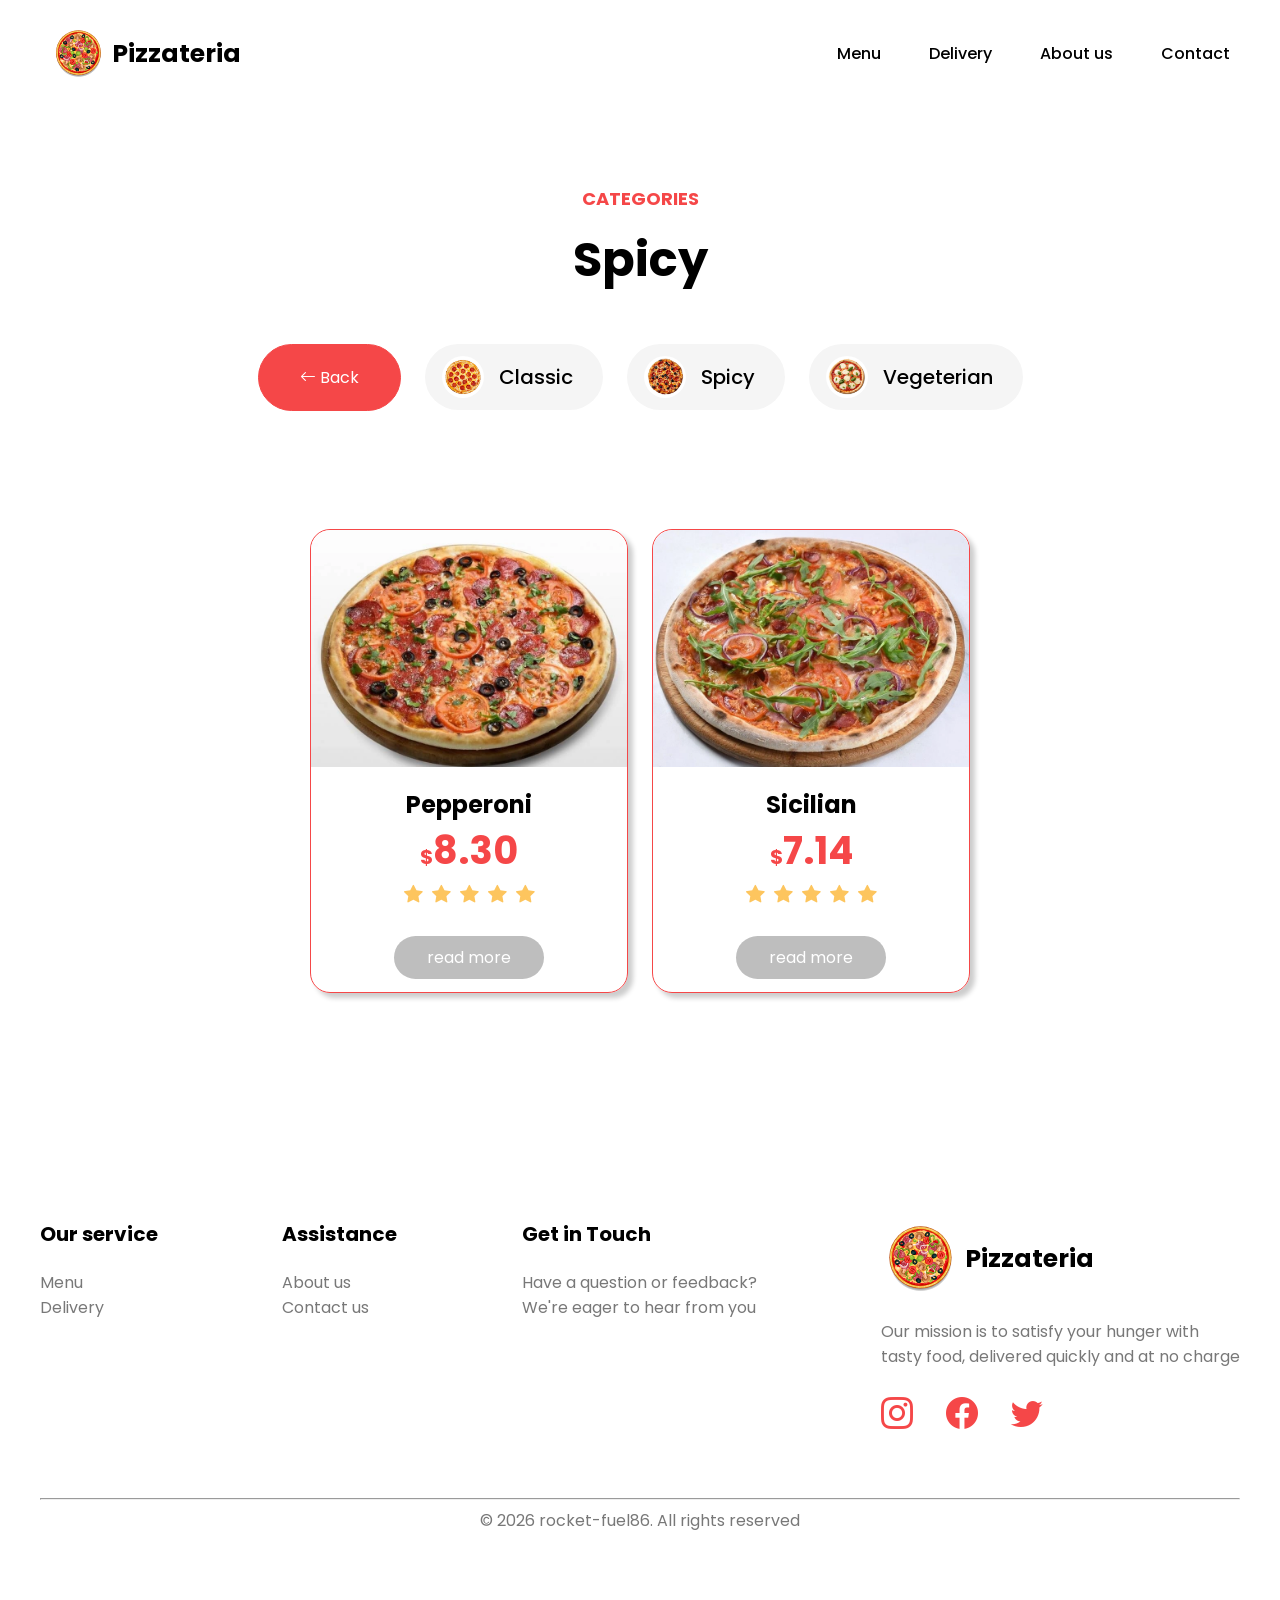
<file: assets/pages/categories/spicy.html>
<!DOCTYPE html>
<html lang="en">
<head>
    <meta charset="UTF-8">
    <meta name="viewport" content="width=device-width, initial-scale=1.0">
    <title>Spicy</title>
    <link rel="icon" type="image/svg+xml" href="../../images/logo.svg">
    <link rel="stylesheet" href="../../styles/base.css">
    <link rel="stylesheet" href="../../styles/header.css">
    <link rel="stylesheet" href="../../styles/menu.css">
    <link rel="stylesheet" href="../../styles/footer.css">
    <link rel="stylesheet" href="https://cdn.jsdelivr.net/npm/bootstrap-icons@1.11.3/font/bootstrap-icons.css">
</head>
<body>
    <header class="header">
        <div class="container">
            <div class="header-wrapper">
                <div class="header-logo">
                    <img class="header-logo_img" src="../../images/logo.svg" alt="logo">
                    <p class="header-logo_text">
                        <a class="header-logo_link" href="../../../index.html">Pizzateria</a>
                    </p>
                </div>
                <ul class="header-list">
                    <li class="header-list_item">
                        <a class="header-list_link" href="../menu.html">Menu</a>
                    </li>
                    <li class="header-list_item">
                        <a class="header-list_link" href="../delivery.html">Delivery</a>
                    </li>
                    <li class="header-list_item">
                        <a class="header-list_link" href="../about.html">About us</a>
                    </li>
                    <li class="header-list_item">
                        <a class="header-list_link" href="../contacts.html">Contact</a>
                    </li>
                </ul>
            </div>
        </div>
    </header>
    <main class="main">
        <div class="container">
            <div class="main-wrapper">
                <div class="main-heading">
                    <p class="main-heading_subtitle">Categories</p>
                    <p class="main-heading_title">
                        Spicy
                    </p>
                </div>
                <div class="main-select">
                    <a class="back-button" href="../menu.html"><i class="bi bi-arrow-left"></i> Back</a>
                    <a class="main-select_link" href="classic.html">
                        <div class="main-select_item">
                            <img class="main-select_img" src="../../images/icons/classic.jpg" alt="classic">
                            <p class="main-select_title">Classic</p>
                        </div>
                    </a>
                    <a class="main-select_link" href="spicy.html">
                        <div class="main-select_item">
                            <img class="main-select_img" src="../../images/icons/spicy.jpg" alt="classic">
                            <p class="main-select_title">Spicy</p>
                        </div>
                    </a>
                    <a class="main-select_link" href="vegeterian.html">
                        <div class="main-select_item">
                            <img class="main-select_img" src="../../images/icons/veg.jpg" alt="classic">
                            <p class="main-select_title">Vegeterian</p>
                        </div>
                    </a>
                </div>
                <div class="main-menu">
                    <div class="menu-item">
                        <img class="menu-item_img" src="../../images/pizzas/pepperoni.webp" alt="pepperoni">
                        <div class="menu-item_info">
                            <p class="menu-item_title">Pepperoni</p>
                            <p class="menu-item_price"><span class="menu-item_symbol">$</span>8.30</p>
                            <div class="menu-item_rating">
                                <h3 class="bi bi-star-fill"></h3>
                                <h3 class="bi bi-star-fill"></h3>
                                <h3 class="bi bi-star-fill"></h3>
                                <h3 class="bi bi-star-fill"></h3>
                                <h3 class="bi bi-star-fill"></h3>
                            </div>
                            <a class="button" href="../details/pepperoni.html">read more</a>
                        </div>
                    </div>
                    <div class="menu-item">
                        <img class="menu-item_img" src="../../images/pizzas/sicilian.webp" alt="sicilian">
                        <div class="menu-item_info">
                            <p class="menu-item_title">Sicilian</p>
                            <p class="menu-item_price"><span class="menu-item_symbol">$</span>7.14</p>
                            <div class="menu-item_rating">
                                <h3 class="bi bi-star-fill"></h3>
                                <h3 class="bi bi-star-fill"></h3>
                                <h3 class="bi bi-star-fill"></h3>
                                <h3 class="bi bi-star-fill"></h3>
                                <h3 class="bi bi-star-fill"></h3>
                            </div>
                            <a class="button" href="../details/sicilian.html">read more</a>
                        </div>
                    </div>
                </div>
            </div>
        </div>
    </main>
    <footer class="footer">
        <div class="container">
            <div class="footer-wrapper">
                <div class="footer-innerwrapper">
                    <div class="footer-card">
                        <p class="footer-card_title">Our service</p>
                        <div class="footer-card_items">
                            <p class="footer-card_item">
                                <a class="footer-card_link" href="../menu.html">Menu</a>
                            </p>
                            <p class="footer-card_item">
                                <a class="footer-card_link" href="../delivery.html">Delivery</a>
                            </p>
                        </div>
                    </div>
                    <div class="footer-card">
                        <p class="footer-card_title">Assistance</p>
                        <div class="footer-card_items">
                            <p class="footer-card_item">
                                <a class="footer-card_link" href="../about.html">About us</a>
                            </p>
                            <p class="footer-card_item">
                                <a class="footer-card_link" href="../contacts.html">Contact us</a>
                            </p>
                        </div>
                    </div>
                    <div class="footer-card">
                        <p class="footer-card_title">Get in Touch</p>
                        <div class="footer-card_items">
                            <p class="footer-card_item">
                                Have a question or feedback?<br>
                                We're eager to hear from you
                            </p>
                        </div>
                    </div>
                    <div class="footer-card">
                        <div class="footer-card_marketing">
                            <img class="footer-card_img" src="../../images/logo.svg" alt="logo">
                            <p class="footer-card_logo">Pizzateria</p>
                        </div>
                        <div class="footer-card_items">
                            <p class="footer-card_item">
                                Our mission is to satisfy your hunger with<br>
                                tasty food, delivered quickly and at no charge
                            </p>
                        </div>
                        <div class="footer-card_icons">
                            <a target="_blank" class="footer-card_social" href="https://www.instagram.com/">
                                <h1 class="bi bi-instagram"></h1>
                            </a>
                            <a target="_blank" class="footer-card_social" href="https://www.facebook.com/">
                                <h1 class="bi bi-facebook"></h1>
                            </a>
                            <a target="_blank" class="footer-card_social" href="https://x.com/">
                                <h1 class="bi bi-twitter"></h1>
                            </a>
                        </div>
                    </div>
                </div>
                <div>
                    <hr>
                    <p class="footer-copy">&copy; 2026 rocket-fuel86. All rights reserved</p>
                </div>
            </div>
        </div>
    </footer>
</body>
</html>
</file>
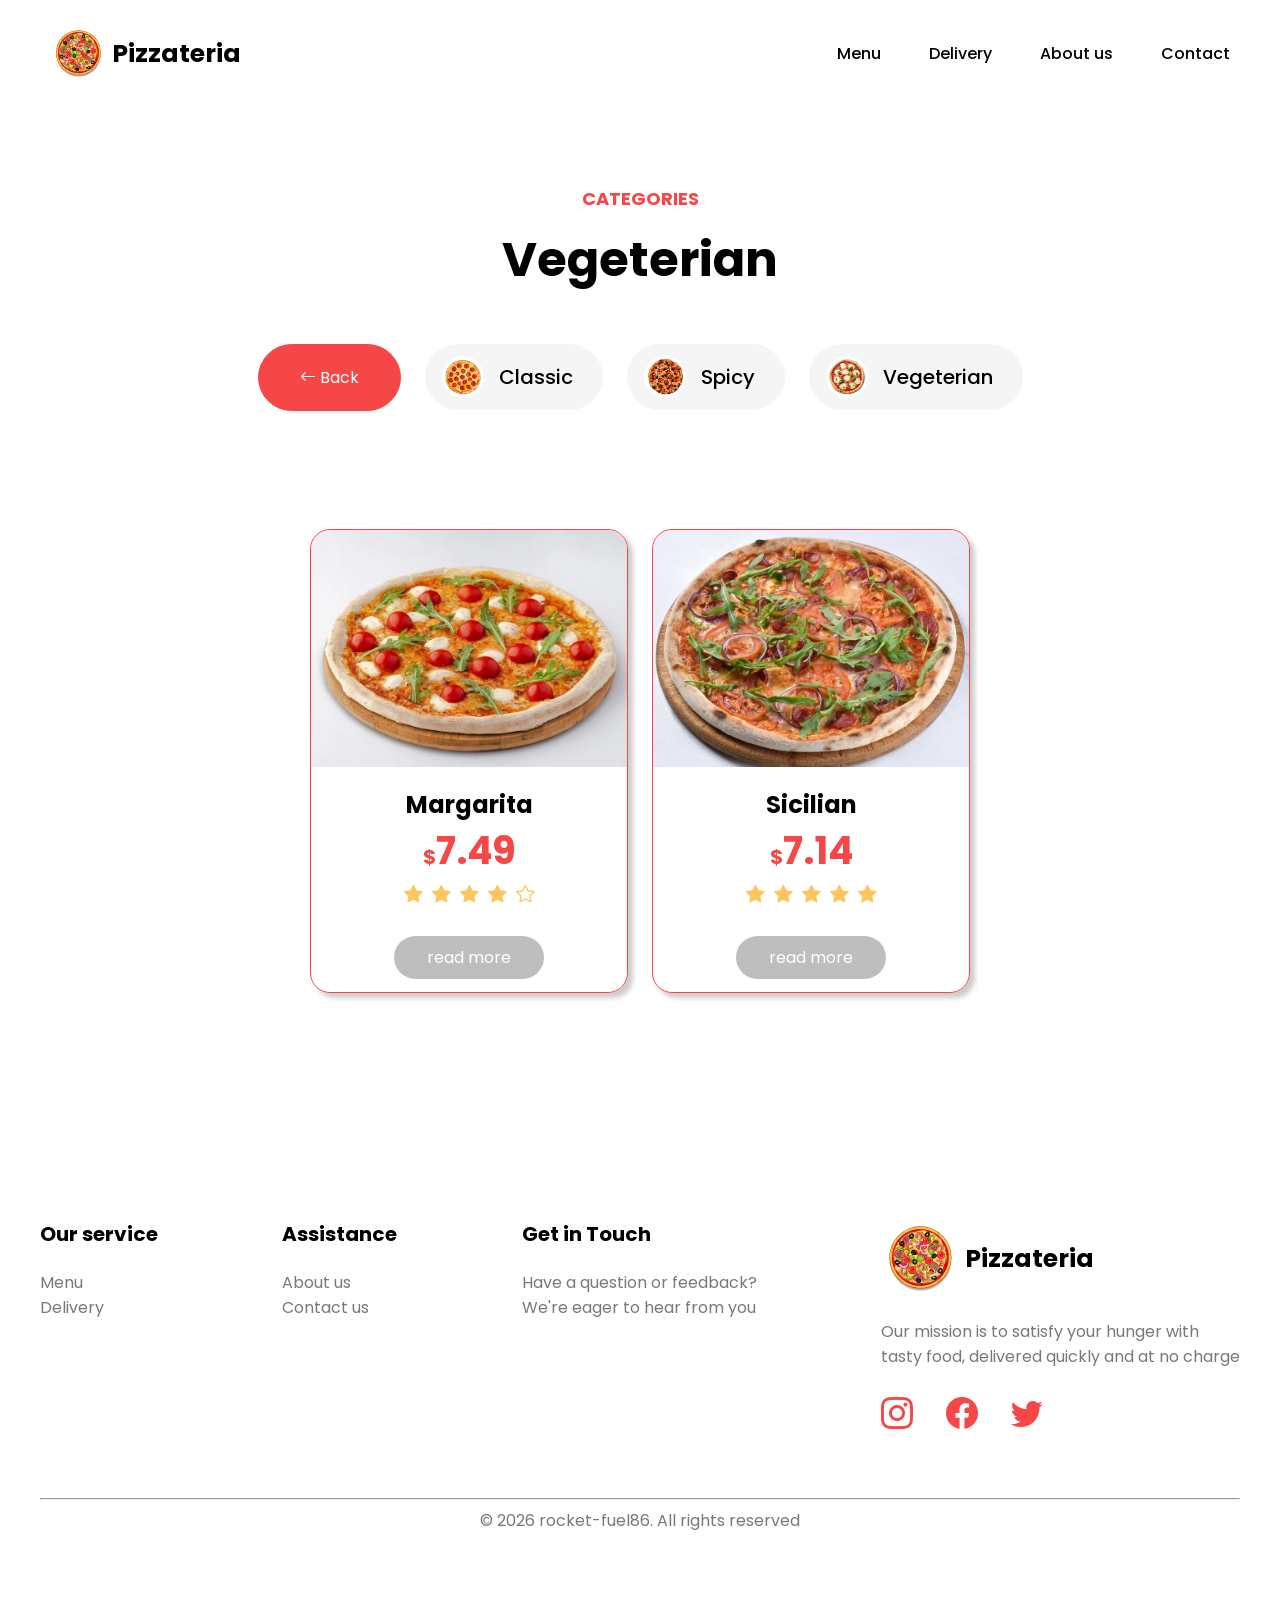
<file: assets/pages/categories/vegeterian.html>
<!DOCTYPE html>
<html lang="en">
<head>
    <meta charset="UTF-8">
    <meta name="viewport" content="width=device-width, initial-scale=1.0">
    <title>Classic</title>
    <link rel="icon" type="image/svg+xml" href="../../images/logo.svg">
    <link rel="stylesheet" href="../../styles/base.css">
    <link rel="stylesheet" href="../../styles/header.css">
    <link rel="stylesheet" href="../../styles/menu.css">
    <link rel="stylesheet" href="../../styles/footer.css">
    <link rel="stylesheet" href="https://cdn.jsdelivr.net/npm/bootstrap-icons@1.11.3/font/bootstrap-icons.css">
</head>
<body>
    <header class="header">
        <div class="container">
            <div class="header-wrapper">
                <div class="header-logo">
                    <img class="header-logo_img" src="../../images/logo.svg" alt="logo">
                    <p class="header-logo_text">
                        <a class="header-logo_link" href="../../../index.html">Pizzateria</a>
                    </p>
                </div>
                <ul class="header-list">
                    <li class="header-list_item">
                        <a class="header-list_link" href="../menu.html">Menu</a>
                    </li>
                    <li class="header-list_item">
                        <a class="header-list_link" href="../delivery.html">Delivery</a>
                    </li>
                    <li class="header-list_item">
                        <a class="header-list_link" href="../about.html">About us</a>
                    </li>
                    <li class="header-list_item">
                        <a class="header-list_link" href="../contacts.html">Contact</a>
                    </li>
                </ul>
            </div>
        </div>
    </header>
    <main class="main">
        <div class="container">
            <div class="main-wrapper">
                <div class="main-heading">
                    <p class="main-heading_subtitle">Categories</p>
                    <p class="main-heading_title">
                        Vegeterian
                    </p>
                </div>
                <div class="main-select">
                    <a class="back-button" href="../menu.html"><i class="bi bi-arrow-left"></i> Back</a>
                    <a class="main-select_link" href="classic.html">
                        <div class="main-select_item">
                            <img class="main-select_img" src="../../images/icons/classic.jpg" alt="classic">
                            <p class="main-select_title">Classic</p>
                        </div>
                    </a>
                    <a class="main-select_link" href="spicy.html">
                        <div class="main-select_item">
                            <img class="main-select_img" src="../../images/icons/spicy.jpg" alt="classic">
                            <p class="main-select_title">Spicy</p>
                        </div>
                    </a>
                    <a class="main-select_link" href="vegeterian.html">
                        <div class="main-select_item">
                            <img class="main-select_img" src="../../images/icons/veg.jpg" alt="classic">
                            <p class="main-select_title">Vegeterian</p>
                        </div>
                    </a>
                </div>
                <div class="main-menu">
                    <div class="menu-item">
                        <img class="menu-item_img" src="../../images/pizzas/margarita.webp" alt="margarita">
                        <div class="menu-item_info">
                            <p class="menu-item_title">Margarita</p>
                            <p class="menu-item_price"><span class="menu-item_symbol">$</span>7.49</p>
                            <div class="menu-item_rating">
                                <h3 class="bi bi-star-fill"></h3>
                                <h3 class="bi bi-star-fill"></h3>
                                <h3 class="bi bi-star-fill"></h3>
                                <h3 class="bi bi-star-fill"></h3>
                                <h3 class="bi bi-star"></h3>
                            </div>
                            <a class="button" href="../details/margarita.html">read more</a>
                        </div>
                    </div>
                    <div class="menu-item">
                        <img class="menu-item_img" src="../../images/pizzas/sicilian.webp" alt="sicilian">
                        <div class="menu-item_info">
                            <p class="menu-item_title">Sicilian</p>
                            <p class="menu-item_price"><span class="menu-item_symbol">$</span>7.14</p>
                            <div class="menu-item_rating">
                                <h3 class="bi bi-star-fill"></h3>
                                <h3 class="bi bi-star-fill"></h3>
                                <h3 class="bi bi-star-fill"></h3>
                                <h3 class="bi bi-star-fill"></h3>
                                <h3 class="bi bi-star-fill"></h3>
                            </div>
                            <a class="button" href="../details/sicilian.html">read more</a>
                        </div>
                    </div>
                </div>
            </div>
        </div>
    </main>
    <footer class="footer">
        <div class="container">
            <div class="footer-wrapper">
                <div class="footer-innerwrapper">
                    <div class="footer-card">
                        <p class="footer-card_title">Our service</p>
                        <div class="footer-card_items">
                            <p class="footer-card_item">
                                <a class="footer-card_link" href="../menu.html">Menu</a>
                            </p>
                            <p class="footer-card_item">
                                <a class="footer-card_link" href="../delivery.html">Delivery</a>
                            </p>
                        </div>
                    </div>
                    <div class="footer-card">
                        <p class="footer-card_title">Assistance</p>
                        <div class="footer-card_items">
                            <p class="footer-card_item">
                                <a class="footer-card_link" href="../about.html">About us</a>
                            </p>
                            <p class="footer-card_item">
                                <a class="footer-card_link" href="../contacts.html">Contact us</a>
                            </p>
                        </div>
                    </div>
                    <div class="footer-card">
                        <p class="footer-card_title">Get in Touch</p>
                        <div class="footer-card_items">
                            <p class="footer-card_item">
                                Have a question or feedback?<br>
                                We're eager to hear from you
                            </p>
                        </div>
                    </div>
                    <div class="footer-card">
                        <div class="footer-card_marketing">
                            <img class="footer-card_img" src="../../images/logo.svg" alt="logo">
                            <p class="footer-card_logo">Pizzateria</p>
                        </div>
                        <div class="footer-card_items">
                            <p class="footer-card_item">
                                Our mission is to satisfy your hunger with<br>
                                tasty food, delivered quickly and at no charge
                            </p>
                        </div>
                        <div class="footer-card_icons">
                            <a target="_blank" class="footer-card_social" href="https://www.instagram.com/">
                                <h1 class="bi bi-instagram"></h1>
                            </a>
                            <a target="_blank" class="footer-card_social" href="https://www.facebook.com/">
                                <h1 class="bi bi-facebook"></h1>
                            </a>
                            <a target="_blank" class="footer-card_social" href="https://x.com/">
                                <h1 class="bi bi-twitter"></h1>
                            </a>
                        </div>
                    </div>
                </div>
                <div>
                    <hr>
                    <p class="footer-copy">&copy; 2026 rocket-fuel86. All rights reserved</p>
                </div>
            </div>
        </div>
    </footer>
</body>
</html>
</file>
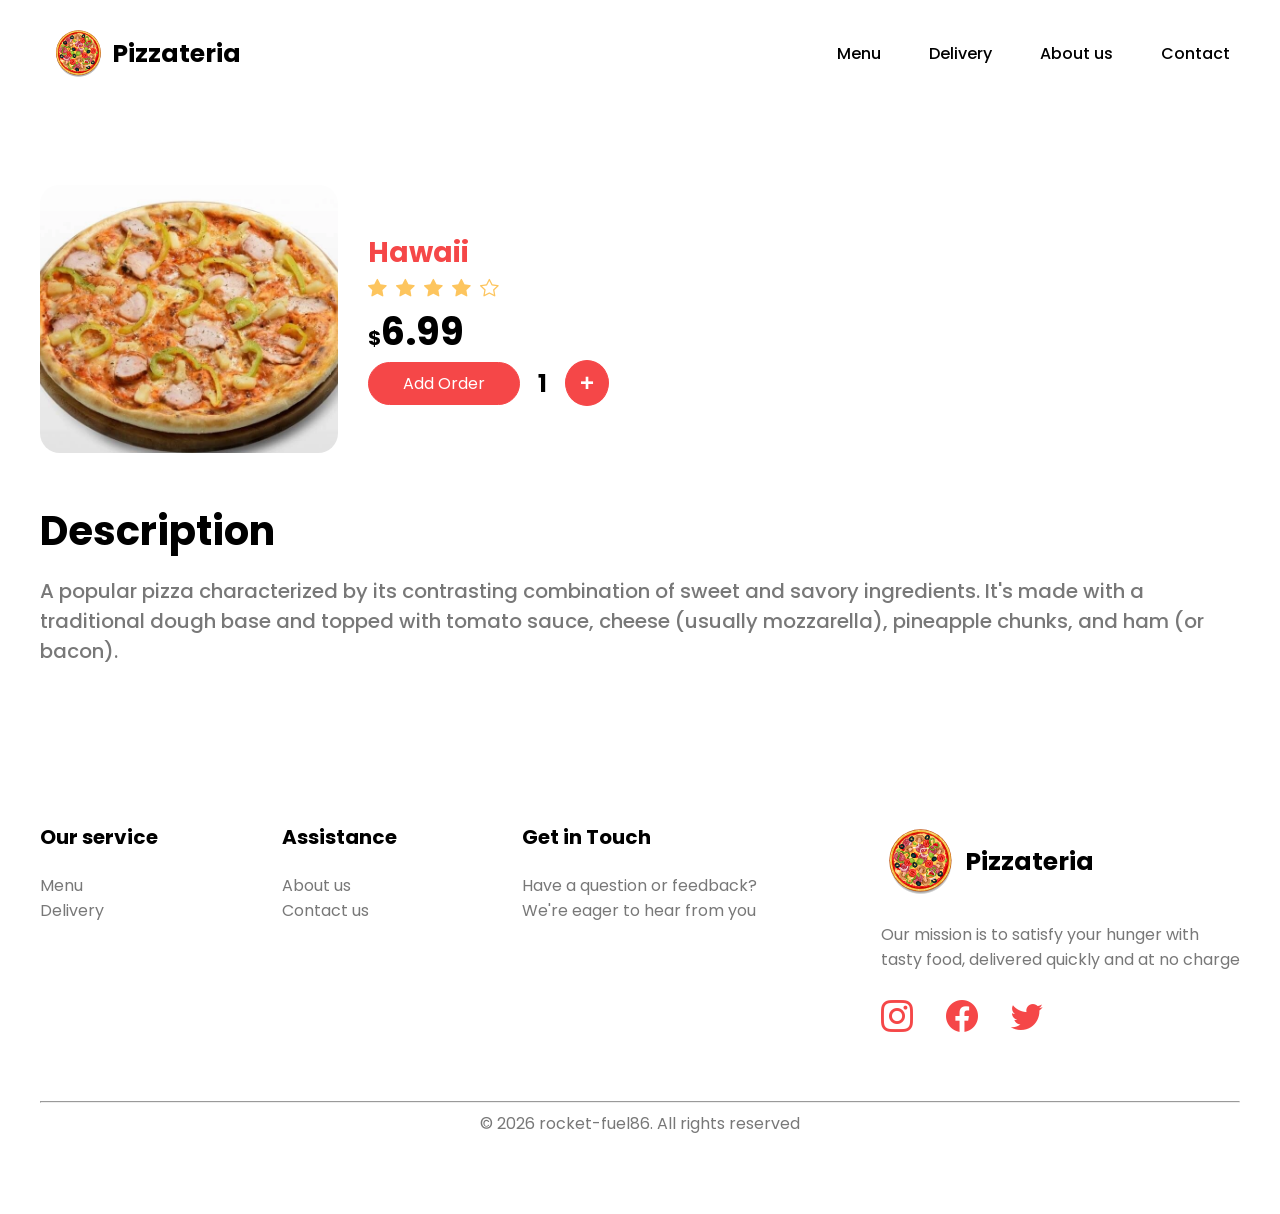
<file: assets/pages/details/hawaii.html>
<!DOCTYPE html>
<html lang="en">
<head>
    <meta charset="UTF-8">
    <meta name="viewport" content="width=device-width, initial-scale=1.0">
    <title>Hawaii</title>
    <link rel="icon" type="image/svg+xml" href="../../images/logo.svg">
    <link rel="stylesheet" href="../../styles/base.css">
    <link rel="stylesheet" href="../../styles/header.css">
    <link rel="stylesheet" href="../../styles/details.css">
    <link rel="stylesheet" href="../../styles/footer.css">
    <link rel="stylesheet" href="https://cdn.jsdelivr.net/npm/bootstrap-icons@1.11.3/font/bootstrap-icons.css">
</head>
<body>
    <header class="header">
        <div class="container">
            <div class="header-wrapper">
                <div class="header-logo">
                    <img class="header-logo_img" src="../../images/logo.svg" alt="logo">
                    <p class="header-logo_text">
                        <a class="header-logo_link" href="../../../index.html">Pizzateria</a>
                    </p>
                </div>
                <ul class="header-list">
                    <li class="header-list_item">
                        <a class="header-list_link" href="../menu.html">Menu</a>
                    </li>
                    <li class="header-list_item">
                        <a class="header-list_link" href="../delivery.html">Delivery</a>
                    </li>
                    <li class="header-list_item">
                        <a class="header-list_link" href="../about.html">About us</a>
                    </li>
                    <li class="header-list_item">
                        <a class="header-list_link" href="../contacts.html">Contact</a>
                    </li>
                </ul>
            </div>
        </div>
    </header>
    <main class="main">
        <div class="container">
            <div class="main-wrapper">
                <div class="main-product">
                    <img class="main-product_img" src="../../images/pizzas/hawaii.webp" alt="hawaii">
                    <div class="main-product_info">
                        <p class="main-product_title">Hawaii</p>
                        <div class="main-product_rating">
                            <h3 class="bi bi-star-fill"></h3>
                            <h3 class="bi bi-star-fill"></h3>
                            <h3 class="bi bi-star-fill"></h3>
                            <h3 class="bi bi-star-fill"></h3>
                            <h3 class="bi bi-star"></h3>
                        </div>
                        <p class="main-product_price"><span class="main-product_symbol">$</span>6.99</p>
                        <div class="main-product_order">
                            <a class="button" target="_blank" href="https://glovoapp.com/">Add Order</a>
                            <p class="main-product_count">1</p>
                            <button class="button add" target="_blank" href="">+</button>
                        </div>
                    </div>
                </div>
                <div class="main-info">
                    <p class="main-info_title">Description</p>
                    <p class="main-info_desc">
                        A popular pizza characterized by its contrasting 
                        combination of sweet and savory ingredients. It's 
                        made with a traditional dough base and topped with 
                        tomato sauce, cheese (usually mozzarella), pineapple 
                        chunks, and ham (or bacon).
                    </p>
                </div>
            </div>
        </div>
    </main>
    <footer class="footer">
        <div class="container">
            <div class="footer-wrapper">
                <div class="footer-innerwrapper">
                    <div class="footer-card">
                        <p class="footer-card_title">Our service</p>
                        <div class="footer-card_items">
                            <p class="footer-card_item">
                                <a class="footer-card_link" href="../menu.html">Menu</a>
                            </p>
                            <p class="footer-card_item">
                                <a class="footer-card_link" href="../delivery.html">Delivery</a>
                            </p>
                        </div>
                    </div>
                    <div class="footer-card">
                        <p class="footer-card_title">Assistance</p>
                        <div class="footer-card_items">
                            <p class="footer-card_item">
                                <a class="footer-card_link" href="../about.html">About us</a>
                            </p>
                            <p class="footer-card_item">
                                <a class="footer-card_link" href="../contacts.html">Contact us</a>
                            </p>
                        </div>
                    </div>
                    <div class="footer-card">
                        <p class="footer-card_title">Get in Touch</p>
                        <div class="footer-card_items">
                            <p class="footer-card_item">
                                Have a question or feedback?<br>
                                We're eager to hear from you
                            </p>
                        </div>
                    </div>
                    <div class="footer-card">
                        <div class="footer-card_marketing">
                            <img class="footer-card_img" src="../../images/logo.svg" alt="logo">
                            <p class="footer-card_logo">Pizzateria</p>
                        </div>
                        <div class="footer-card_items">
                            <p class="footer-card_item">
                                Our mission is to satisfy your hunger with<br>
                                tasty food, delivered quickly and at no charge
                            </p>
                        </div>
                        <div class="footer-card_icons">
                            <a target="_blank" class="footer-card_social" href="https://www.instagram.com/">
                                <h1 class="bi bi-instagram"></h1>
                            </a>
                            <a target="_blank" class="footer-card_social" href="https://www.facebook.com/">
                                <h1 class="bi bi-facebook"></h1>
                            </a>
                            <a target="_blank" class="footer-card_social" href="https://x.com/">
                                <h1 class="bi bi-twitter"></h1>
                            </a>
                        </div>
                    </div>
                </div>
                <div>
                    <hr>
                    <p class="footer-copy">&copy; 2026 rocket-fuel86. All rights reserved</p>
                </div>
            </div>
        </div>
    </footer>
</body>
</html>
</file>
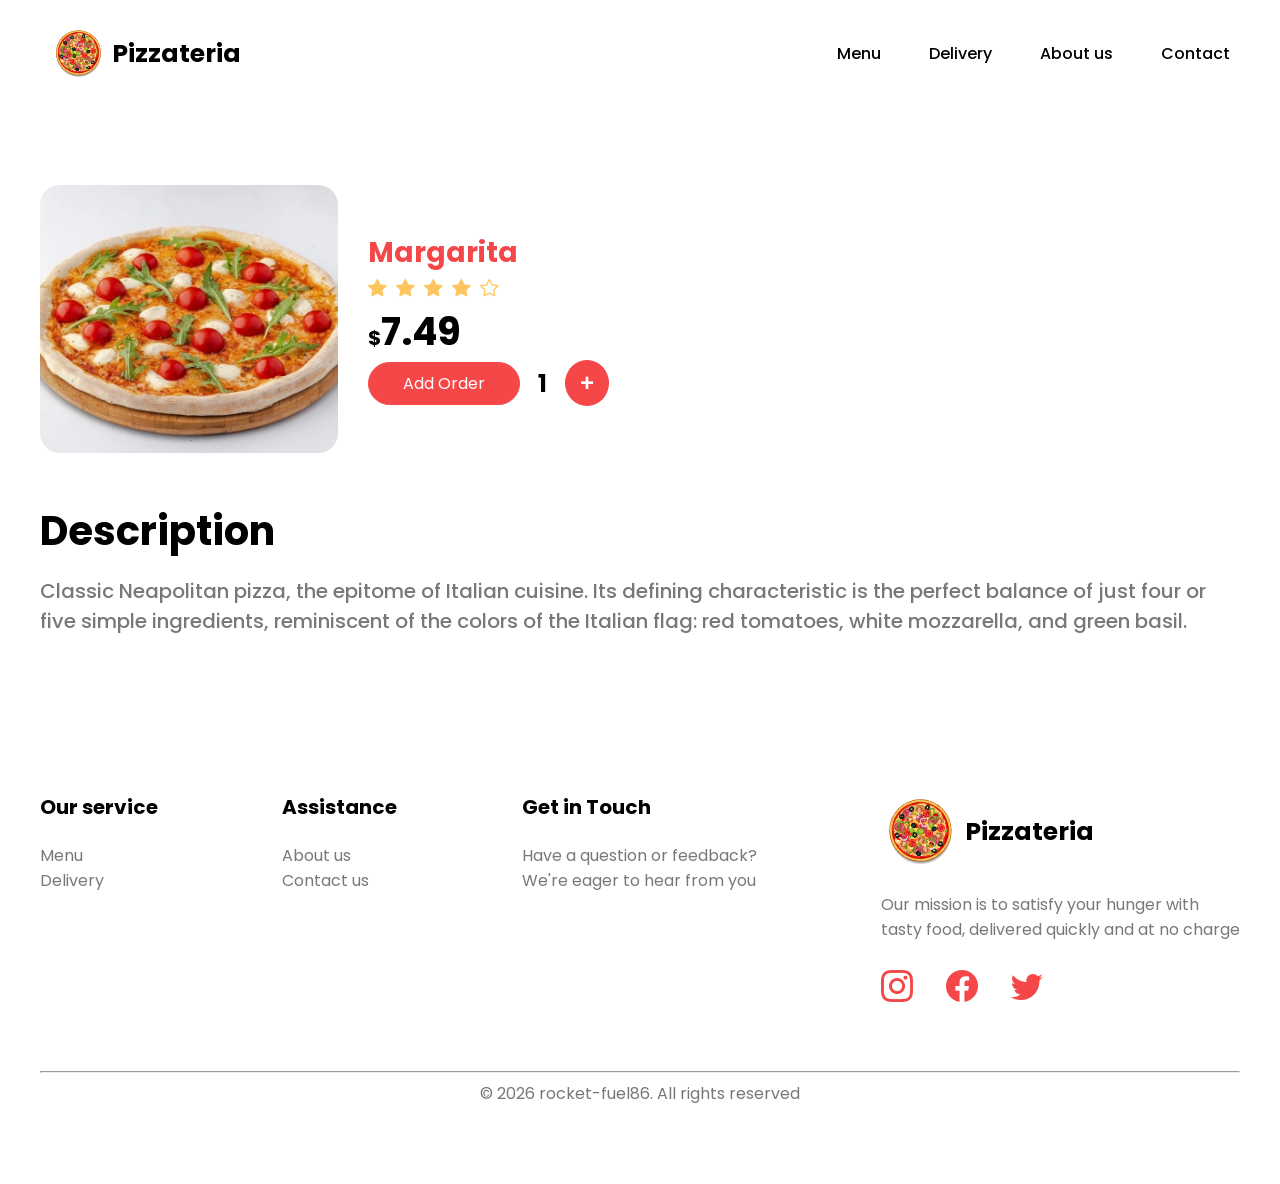
<file: assets/pages/details/margarita.html>
<!DOCTYPE html>
<html lang="en">
<head>
    <meta charset="UTF-8">
    <meta name="viewport" content="width=device-width, initial-scale=1.0">
    <title>Margarita</title>
    <link rel="icon" type="image/svg+xml" href="../../images/logo.svg">
    <link rel="stylesheet" href="../../styles/base.css">
    <link rel="stylesheet" href="../../styles/header.css">
    <link rel="stylesheet" href="../../styles/details.css">
    <link rel="stylesheet" href="../../styles/footer.css">
    <link rel="stylesheet" href="https://cdn.jsdelivr.net/npm/bootstrap-icons@1.11.3/font/bootstrap-icons.css">
</head>
<body>
    <header class="header">
        <div class="container">
            <div class="header-wrapper">
                <div class="header-logo">
                    <img class="header-logo_img" src="../../images/logo.svg" alt="logo">
                    <p class="header-logo_text">
                        <a class="header-logo_link" href="../../../index.html">Pizzateria</a>
                    </p>
                </div>
                <ul class="header-list">
                    <li class="header-list_item">
                        <a class="header-list_link" href="../menu.html">Menu</a>
                    </li>
                    <li class="header-list_item">
                        <a class="header-list_link" href="../delivery.html">Delivery</a>
                    </li>
                    <li class="header-list_item">
                        <a class="header-list_link" href="../about.html">About us</a>
                    </li>
                    <li class="header-list_item">
                        <a class="header-list_link" href="../contacts.html">Contact</a>
                    </li>
                </ul>
            </div>
        </div>
    </header>
    <main class="main">
        <div class="container">
            <div class="main-wrapper">
                <div class="main-product">
                    <img class="main-product_img" src="../../images/pizzas/margarita.webp" alt="margarita">
                    <div class="main-product_info">
                        <p class="main-product_title">Margarita</p>
                        <div class="main-product_rating">
                            <h3 class="bi bi-star-fill"></h3>
                            <h3 class="bi bi-star-fill"></h3>
                            <h3 class="bi bi-star-fill"></h3>
                            <h3 class="bi bi-star-fill"></h3>
                            <h3 class="bi bi-star"></h3>
                        </div>
                        <p class="main-product_price"><span class="main-product_symbol">$</span>7.49</p>
                        <div class="main-product_order">
                            <a class="button" target="_blank" href="https://glovoapp.com/">Add Order</a>
                            <p class="main-product_count">1</p>
                            <button class="button add" target="_blank" href="">+</button>
                        </div>
                    </div>
                </div>
                <div class="main-info">
                    <p class="main-info_title">Description</p>
                    <p class="main-info_desc">
                        Classic Neapolitan pizza, the epitome of Italian cuisine. 
                        Its defining characteristic is the perfect balance of 
                        just four or five simple ingredients, reminiscent of 
                        the colors of the Italian flag: red tomatoes, white 
                        mozzarella, and green basil.
                    </p>
                </div>
            </div>
        </div>
    </main>
    <footer class="footer">
        <div class="container">
            <div class="footer-wrapper">
                <div class="footer-innerwrapper">
                    <div class="footer-card">
                        <p class="footer-card_title">Our service</p>
                        <div class="footer-card_items">
                            <p class="footer-card_item">
                                <a class="footer-card_link" href="../menu.html">Menu</a>
                            </p>
                            <p class="footer-card_item">
                                <a class="footer-card_link" href="../delivery.html">Delivery</a>
                            </p>
                        </div>
                    </div>
                    <div class="footer-card">
                        <p class="footer-card_title">Assistance</p>
                        <div class="footer-card_items">
                            <p class="footer-card_item">
                                <a class="footer-card_link" href="../about.html">About us</a>
                            </p>
                            <p class="footer-card_item">
                                <a class="footer-card_link" href="../contacts.html">Contact us</a>
                            </p>
                        </div>
                    </div>
                    <div class="footer-card">
                        <p class="footer-card_title">Get in Touch</p>
                        <div class="footer-card_items">
                            <p class="footer-card_item">
                                Have a question or feedback?<br>
                                We're eager to hear from you
                            </p>
                        </div>
                    </div>
                    <div class="footer-card">
                        <div class="footer-card_marketing">
                            <img class="footer-card_img" src="../../images/logo.svg" alt="logo">
                            <p class="footer-card_logo">Pizzateria</p>
                        </div>
                        <div class="footer-card_items">
                            <p class="footer-card_item">
                                Our mission is to satisfy your hunger with<br>
                                tasty food, delivered quickly and at no charge
                            </p>
                        </div>
                        <div class="footer-card_icons">
                            <a target="_blank" class="footer-card_social" href="https://www.instagram.com/">
                                <h1 class="bi bi-instagram"></h1>
                            </a>
                            <a target="_blank" class="footer-card_social" href="https://www.facebook.com/">
                                <h1 class="bi bi-facebook"></h1>
                            </a>
                            <a target="_blank" class="footer-card_social" href="https://x.com/">
                                <h1 class="bi bi-twitter"></h1>
                            </a>
                        </div>
                    </div>
                </div>
                <div>
                    <hr>
                    <p class="footer-copy">&copy; 2026 rocket-fuel86. All rights reserved</p>
                </div>
            </div>
        </div>
    </footer>
</body>
</html>
</file>
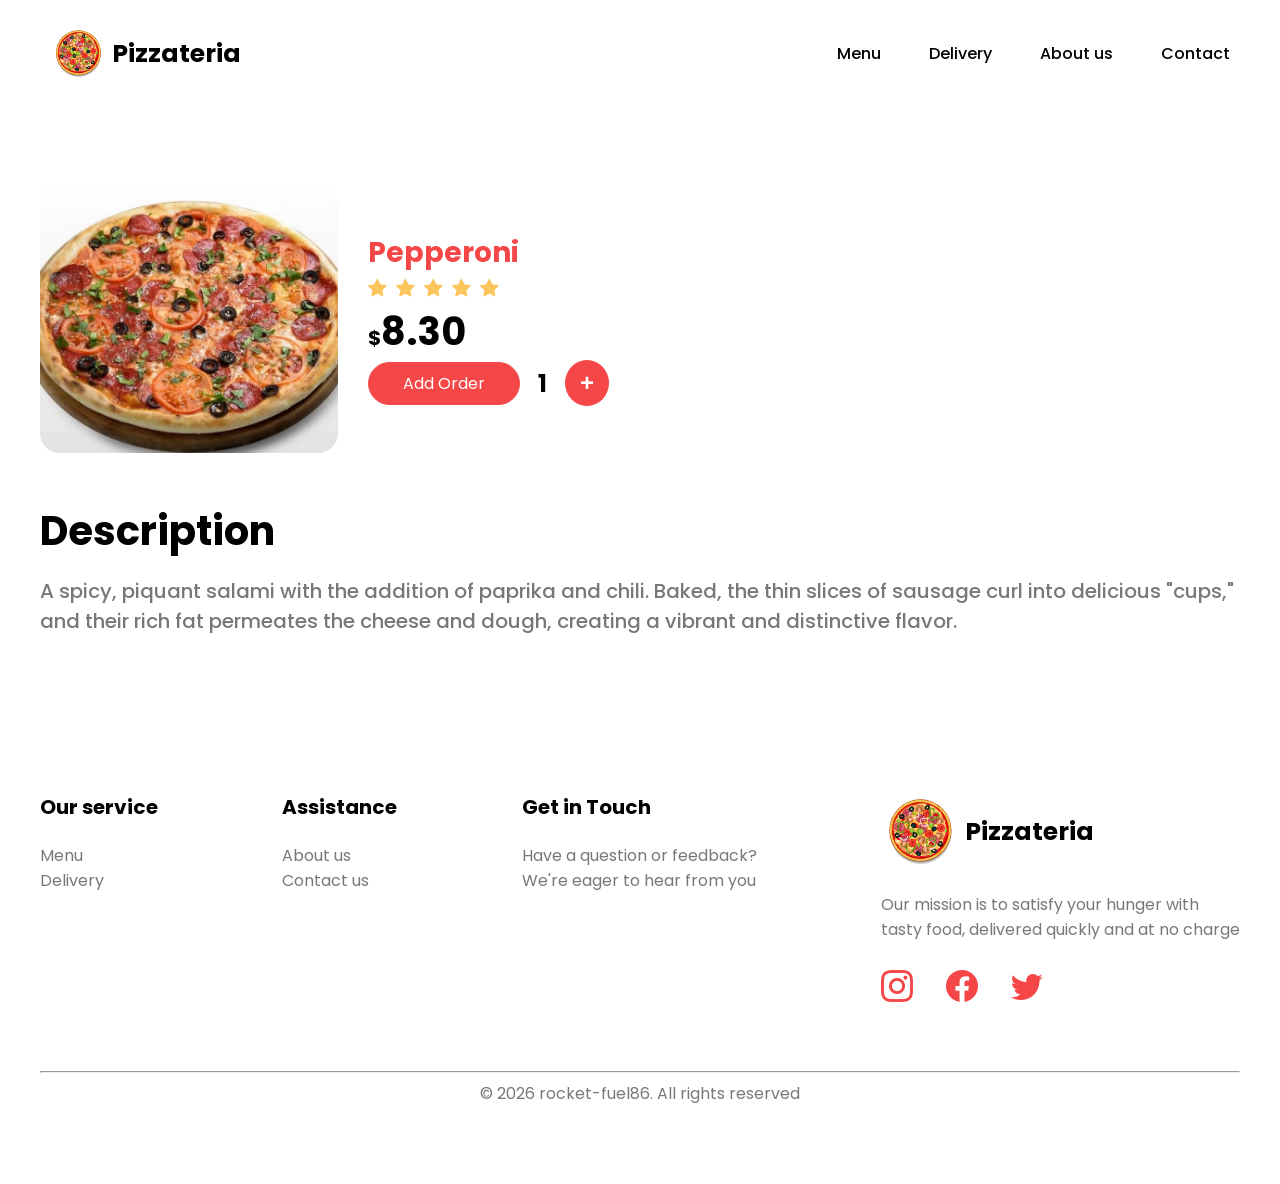
<file: assets/pages/details/pepperoni.html>
<!DOCTYPE html>
<html lang="en">
<head>
    <meta charset="UTF-8">
    <meta name="viewport" content="width=device-width, initial-scale=1.0">
    <title>Pepperoni</title>
    <link rel="icon" type="image/svg+xml" href="../../images/logo.svg">
    <link rel="stylesheet" href="../../styles/base.css">
    <link rel="stylesheet" href="../../styles/header.css">
    <link rel="stylesheet" href="../../styles/details.css">
    <link rel="stylesheet" href="../../styles/footer.css">
    <link rel="stylesheet" href="https://cdn.jsdelivr.net/npm/bootstrap-icons@1.11.3/font/bootstrap-icons.css">
</head>
<body>
    <header class="header">
        <div class="container">
            <div class="header-wrapper">
                <div class="header-logo">
                    <img class="header-logo_img" src="../../images/logo.svg" alt="logo">
                    <p class="header-logo_text">
                        <a class="header-logo_link" href="../../../index.html">Pizzateria</a>
                    </p>
                </div>
                <ul class="header-list">
                    <li class="header-list_item">
                        <a class="header-list_link" href="../menu.html">Menu</a>
                    </li>
                    <li class="header-list_item">
                        <a class="header-list_link" href="../delivery.html">Delivery</a>
                    </li>
                    <li class="header-list_item">
                        <a class="header-list_link" href="../about.html">About us</a>
                    </li>
                    <li class="header-list_item">
                        <a class="header-list_link" href="../contacts.html">Contact</a>
                    </li>
                </ul>
            </div>
        </div>
    </header>
    <main class="main">
        <div class="container">
            <div class="main-wrapper">
                <div class="main-product">
                    <img class="main-product_img" src="../../images/pizzas/pepperoni.webp" alt="pepperoni">
                    <div class="main-product_info">
                        <p class="main-product_title">Pepperoni</p>
                        <div class="main-product_rating">
                            <h3 class="bi bi-star-fill"></h3>
                            <h3 class="bi bi-star-fill"></h3>
                            <h3 class="bi bi-star-fill"></h3>
                            <h3 class="bi bi-star-fill"></h3>
                            <h3 class="bi bi-star-fill"></h3>
                        </div>
                        <p class="main-product_price"><span class="main-product_symbol">$</span>8.30</p>
                        <div class="main-product_order">
                            <a class="button" target="_blank" href="https://glovoapp.com/">Add Order</a>
                            <p class="main-product_count">1</p>
                            <button class="button add" target="_blank" href="">+</button>
                        </div>
                    </div>
                </div>
                <div class="main-info">
                    <p class="main-info_title">Description</p>
                    <p class="main-info_desc">
                        A spicy, piquant salami with the addition of paprika 
                        and chili. Baked, the thin slices of sausage curl 
                        into delicious "cups," and their rich fat permeates 
                        the cheese and dough, creating a vibrant and distinctive 
                        flavor.
                    </p>
                </div>
            </div>
        </div>
    </main>
    <footer class="footer">
        <div class="container">
            <div class="footer-wrapper">
                <div class="footer-innerwrapper">
                    <div class="footer-card">
                        <p class="footer-card_title">Our service</p>
                        <div class="footer-card_items">
                            <p class="footer-card_item">
                                <a class="footer-card_link" href="../menu.html">Menu</a>
                            </p>
                            <p class="footer-card_item">
                                <a class="footer-card_link" href="../delivery.html">Delivery</a>
                            </p>
                        </div>
                    </div>
                    <div class="footer-card">
                        <p class="footer-card_title">Assistance</p>
                        <div class="footer-card_items">
                            <p class="footer-card_item">
                                <a class="footer-card_link" href="../about.html">About us</a>
                            </p>
                            <p class="footer-card_item">
                                <a class="footer-card_link" href="../contacts.html">Contact us</a>
                            </p>
                        </div>
                    </div>
                    <div class="footer-card">
                        <p class="footer-card_title">Get in Touch</p>
                        <div class="footer-card_items">
                            <p class="footer-card_item">
                                Have a question or feedback?<br>
                                We're eager to hear from you
                            </p>
                        </div>
                    </div>
                    <div class="footer-card">
                        <div class="footer-card_marketing">
                            <img class="footer-card_img" src="../../images/logo.svg" alt="logo">
                            <p class="footer-card_logo">Pizzateria</p>
                        </div>
                        <div class="footer-card_items">
                            <p class="footer-card_item">
                                Our mission is to satisfy your hunger with<br>
                                tasty food, delivered quickly and at no charge
                            </p>
                        </div>
                        <div class="footer-card_icons">
                            <a target="_blank" class="footer-card_social" href="https://www.instagram.com/">
                                <h1 class="bi bi-instagram"></h1>
                            </a>
                            <a target="_blank" class="footer-card_social" href="https://www.facebook.com/">
                                <h1 class="bi bi-facebook"></h1>
                            </a>
                            <a target="_blank" class="footer-card_social" href="https://x.com/">
                                <h1 class="bi bi-twitter"></h1>
                            </a>
                        </div>
                    </div>
                </div>
                <div>
                    <hr>
                    <p class="footer-copy">&copy; 2026 rocket-fuel86. All rights reserved</p>
                </div>
            </div>
        </div>
    </footer>
</body>
</html>
</file>
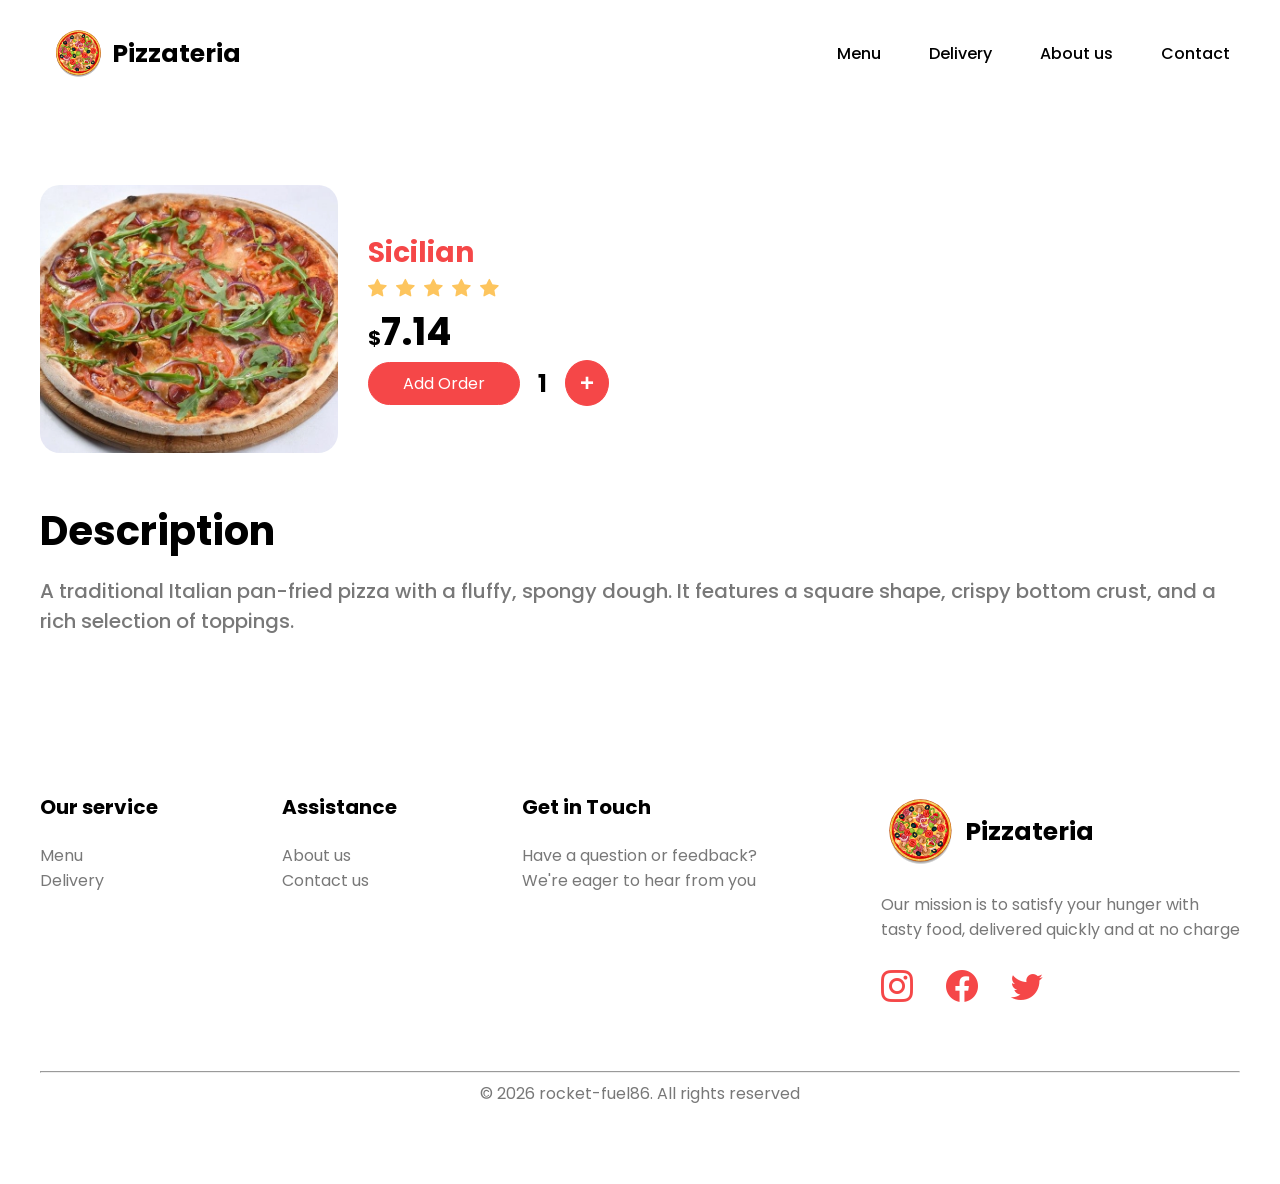
<file: assets/pages/details/sicilian.html>
<!DOCTYPE html>
<html lang="en">
<head>
    <meta charset="UTF-8">
    <meta name="viewport" content="width=device-width, initial-scale=1.0">
    <title>Sicilian</title>
    <link rel="icon" type="image/svg+xml" href="../../images/logo.svg">
    <link rel="stylesheet" href="../../styles/base.css">
    <link rel="stylesheet" href="../../styles/header.css">
    <link rel="stylesheet" href="../../styles/details.css">
    <link rel="stylesheet" href="../../styles/footer.css">
    <link rel="stylesheet" href="https://cdn.jsdelivr.net/npm/bootstrap-icons@1.11.3/font/bootstrap-icons.css">
</head>
<body>
    <header class="header">
        <div class="container">
            <div class="header-wrapper">
                <div class="header-logo">
                    <img class="header-logo_img" src="../../images/logo.svg" alt="logo">
                    <p class="header-logo_text">
                        <a class="header-logo_link" href="../../../index.html">Pizzateria</a>
                    </p>
                </div>
                <ul class="header-list">
                    <li class="header-list_item">
                        <a class="header-list_link" href="../menu.html">Menu</a>
                    </li>
                    <li class="header-list_item">
                        <a class="header-list_link" href="../delivery.html">Delivery</a>
                    </li>
                    <li class="header-list_item">
                        <a class="header-list_link" href="../about.html">About us</a>
                    </li>
                    <li class="header-list_item">
                        <a class="header-list_link" href="../contacts.html">Contact</a>
                    </li>
                </ul>
            </div>
        </div>
    </header>
    <main class="main">
        <div class="container">
            <div class="main-wrapper">
                <div class="main-product">
                    <img class="main-product_img" src="../../images/pizzas/sicilian.webp" alt="sicilian">
                    <div class="main-product_info">
                        <p class="main-product_title">Sicilian</p>
                        <div class="main-product_rating">
                            <h3 class="bi bi-star-fill"></h3>
                            <h3 class="bi bi-star-fill"></h3>
                            <h3 class="bi bi-star-fill"></h3>
                            <h3 class="bi bi-star-fill"></h3>
                            <h3 class="bi bi-star-fill"></h3>
                        </div>
                        <p class="main-product_price"><span class="main-product_symbol">$</span>7.14</p>
                        <div class="main-product_order">
                            <a class="button" target="_blank" href="https://glovoapp.com/">Add Order</a>
                            <p class="main-product_count">1</p>
                            <button class="button add" target="_blank" href="">+</button>
                        </div>
                    </div>
                </div>
                <div class="main-info">
                    <p class="main-info_title">Description</p>
                    <p class="main-info_desc">
                        A traditional Italian pan-fried pizza with a fluffy, 
                        spongy dough. It features a square shape, crispy bottom 
                        crust, and a rich selection of toppings.
                    </p>
                </div>
            </div>
        </div>
    </main>
    <footer class="footer">
        <div class="container">
            <div class="footer-wrapper">
                <div class="footer-innerwrapper">
                    <div class="footer-card">
                        <p class="footer-card_title">Our service</p>
                        <div class="footer-card_items">
                            <p class="footer-card_item">
                                <a class="footer-card_link" href="../menu.html">Menu</a>
                            </p>
                            <p class="footer-card_item">
                                <a class="footer-card_link" href="../delivery.html">Delivery</a>
                            </p>
                        </div>
                    </div>
                    <div class="footer-card">
                        <p class="footer-card_title">Assistance</p>
                        <div class="footer-card_items">
                            <p class="footer-card_item">
                                <a class="footer-card_link" href="../about.html">About us</a>
                            </p>
                            <p class="footer-card_item">
                                <a class="footer-card_link" href="../contacts.html">Contact us</a>
                            </p>
                        </div>
                    </div>
                    <div class="footer-card">
                        <p class="footer-card_title">Get in Touch</p>
                        <div class="footer-card_items">
                            <p class="footer-card_item">
                                Have a question or feedback?<br>
                                We're eager to hear from you
                            </p>
                        </div>
                    </div>
                    <div class="footer-card">
                        <div class="footer-card_marketing">
                            <img class="footer-card_img" src="../../images/logo.svg" alt="logo">
                            <p class="footer-card_logo">Pizzateria</p>
                        </div>
                        <div class="footer-card_items">
                            <p class="footer-card_item">
                                Our mission is to satisfy your hunger with<br>
                                tasty food, delivered quickly and at no charge
                            </p>
                        </div>
                        <div class="footer-card_icons">
                            <a target="_blank" class="footer-card_social" href="https://www.instagram.com/">
                                <h1 class="bi bi-instagram"></h1>
                            </a>
                            <a target="_blank" class="footer-card_social" href="https://www.facebook.com/">
                                <h1 class="bi bi-facebook"></h1>
                            </a>
                            <a target="_blank" class="footer-card_social" href="https://x.com/">
                                <h1 class="bi bi-twitter"></h1>
                            </a>
                        </div>
                    </div>
                </div>
                <div>
                    <hr>
                    <p class="footer-copy">&copy; 2026 rocket-fuel86. All rights reserved</p>
                </div>
            </div>
        </div>
    </footer>
</body>
</html>
</file>
<file: assets/styles/base.css>
@import url('https://fonts.googleapis.com/css2?family=Poppins:ital,wght@0,100;0,200;0,300;0,400;0,500;0,600;0,700;0,800;0,900;1,100;1,200;1,300;1,400;1,500;1,600;1,700;1,800;1,900&display=swap');

* {
    margin: 0;
    padding: 0;
    box-sizing: border-box;
}

body {
    font-family: 'Poppins';
}

.container {
    max-width: 1200px;
    margin: 0 auto;
}

a {
    text-decoration: none;
}

hr {
    color: #F54748;
}

input, textarea {
    padding: 10px 30px;
    color: grey;
    font-size: 18px;
    border: 2px solid grey;
    border-radius: 5px;
    box-shadow: none;
    transition: 0.2s ease-in-out;
}

input:focus, textarea:focus {
  color: #212529;
  background-color: #fff;
  border-color: lightcoral;
  outline: 0;
  box-shadow: 0 0 0 0.25rem rgb(255, 185, 185);
}

.highlight {
    color: #F54748;
}

.button {
    width: fit-content;
    display: inline-block;
    padding: 20px 41px;
    background-color: #F54748;
    color: white;
    text-decoration: none;
    border-radius: 40px;
    transition: 0.2s ease-in-out;
    border: 1px solid #F54748;
    cursor: pointer;
}

.button:hover {
    color: #F54748;
    background-color: transparent;
    border: 1px solid #F54748;
}

.main-heading_title,
.main-heading_subtitle,
.main-description,
.main-form_info {
    max-width: 800px;
    margin-left: auto;
    margin-right: auto;
    width: 100%;
}

.main-description {
    max-width: 650px;
}

@media (max-width: 768px) {
    .container {
        padding: 40px;
    }
}
</file>
<file: assets/styles/header.css>
.header-wrapper {
    padding: 25px 10px;
    display: flex;
    justify-content: space-between;
    align-items: center;
}

.header-logo {
    display: flex;
    align-items: center;
    gap: 5px;
}

.header-logo_img {
    width: 57px;
}

.header-logo_text {
    font-size: 25px;
    font-weight: bold;
}

.header-list {
    list-style: none;
    display: flex;
    gap: 48px;
    align-items: center;
}

.header-list_item {
    font-size: 16px;
    font-weight: 500;
}

.header-list_link, .header-logo_link {
    color: black;
    transition: 0.2s ease-in-out;
}

.header-list_link:hover, .header-logo_link:hover {
    color: #F54748;
}

@media (max-width: 768px) {
    .header-wrapper {
        flex-direction: column;
        gap: 20px;
    }
    .header-list {
        justify-content: center;
        flex-wrap: wrap;
        gap: 20px;
        padding: 0;
    }
}
</file>
<file: assets/styles/home.css>
.main {
    background-color: #FDECEC;
}

.main {
    padding: 61px;
}

.main-image {
    width: 100%;
    max-width: 591px;
    height: auto;
}

.main-wrapper {
    display: flex;
    justify-content: space-between;
    align-items: center;
}

.main-info {
    display: flex;
    flex-direction: column;
    gap: 38px;
    max-width: 550px;
    width: 100%;
}

.main-info_title {
    font-size: 75px;
    font-weight: bold;
    line-height: 1.2;
}

.main-info_subtitle {
    font-size: 20px;
    font-weight: 500;
    color: #787878;
}

@media (max-width: 768px) {
    .main-wrapper {
        flex-direction: column;
        gap: 30px;
        align-items: center;
    }
    .button {
        align-self: center;
    }
    .main-info {
        text-align: center;
    }
    .main-info_title {
        font-size: 42px;
    }
    .main-info_subtitle {
        font-size: 16px;
    }
    .main-image {
        max-width: 80%;
    }
}
</file>
<file: assets/styles/footer.css>
.footer-wrapper {
    padding: 78px 0;
    display: flex;
    flex-direction: column;
    gap: 60px;
}

.footer-innerwrapper {
    display: flex;
    justify-content: space-between;
}

.footer-card {
    display: flex;
    flex-direction: column;
    gap: 21px;
}

.footer-card_items {
    display: flex;
    flex-direction: column;
}

.footer-copy {
    margin-top: 8px;
    color: #787878;
    text-align: center;
}

.footer-card_title {
    font-size: 20px;
    font-weight: bold;
}

.footer-card_item {
    font-size: 16px;
    color: #787878;
}

.footer-card_link {
    font-size: 16px;
    color: #787878;
}

.footer-card_link:hover {
    color: #F54748;
}

.footer-card_logo {
    font-size: 25px;
    font-weight: bold;
}

.footer-card_img {
    width: 79px;
}

.footer-card_marketing {
    display: flex;
    align-items: center;
    gap: 5px;
}

.footer-card_icons {
    display: flex;
    gap: 33px;
    color: #F54748;
}

.footer-card_social {
    color: #F54748;
}

@media (max-width: 768px) {
    .footer-wrapper {
        padding: 45px 0;
    }
    .footer-innerwrapper {
        align-items: center;
        flex-wrap: wrap;
        justify-content: center;
        gap: 50px;
    }
    .footer-card:nth-child(4) {
        display: flex;
        align-items: center;
        text-align: center;
    }
}
</file>
<file: assets/styles/about.css>
.main {
    margin: 78px 0;
}

.main-wrapper {
    display: flex;
    flex-direction: column;
    gap: 48px;
}

.main-heading {
    display: flex;
    flex-direction: column;
    gap: 12px;
}

.main-heading_subtitle {
    font-size: 18px;
    font-weight: bold;
    letter-spacing: 20%;
    text-transform: uppercase;
    color: #F54748;
    text-align: center;
}

.main-heading_title {
    font-size: 48px;
    font-weight: bold;
    text-align: center;
}

.main-description {
    font-size: 20px;
    font-weight: 500;
    color: #787878;
    text-align: center;
}

.hero {
    height: 315px;
    border-radius: 20px;
    object-fit: cover;
}

@media (max-width: 768px) {
    .main {
        margin: 20px 0;
    }
    .main-wrapper {
        gap: 32px;
    }
    .main-heading_title {
        font-size: 32px;
    }
    .main-heading_subtitle {
        font-size: 15px;
    }
    .main-description {
        font-size: 16px;
    }
    .hero {
        height: 200px;
        width: 100%;
    }
}
</file>
<file: assets/styles/contacts.css>
.main {
    margin: 78px 0;
}

.main-wrapper {
    display: flex;
    flex-direction: column;
    gap: 48px;
}

.main-heading {
    display: flex;
    flex-direction: column;
    gap: 12px;
}

.main-heading_subtitle {
    font-size: 18px;
    font-weight: bold;
    letter-spacing: 20%;
    text-transform: uppercase;
    color: #F54748;
    text-align: center;
}

.main-heading_title {
    font-size: 48px;
    font-weight: bold;
    text-align: center;
}

.hero {
    width: 100%;
    height: 315px;
    border-radius: 20px;
    border: none;
}

.button {
    margin: 0 auto;
    text-transform: uppercase;
}

.main-contacts {
    display: flex;
    justify-content: space-evenly;
    align-items: center;
}

.main-info {
    padding: 39px 114px 39px 63px;
    background-color: #F54748;
    display: flex;
    flex-direction: column;
    gap: 36px;
    color: white;
    border-radius: 20px;
}

.main-info_title {
    font-size: 48px;
    font-weight: bold;
}

.main-info_list {
    display: flex;
    flex-direction: column;
    gap: 30px;
}

.main-info_list__item {
    display: flex;
    align-items: center;
    gap: 30px;
}

.main-form {
    display: flex;
    flex-direction: column;
    gap: 28px;
}

.main-form_info {
    display: flex;
    flex-direction: column;
}

.main-form_inputs {
    display: flex;
    gap: 22px;
}

.main-form_input {
    display: flex;
    flex-direction: column;
    gap: 29px;
}

.main-form_title {
    font-size: 48px;
    font-weight: bold;
}

.main-form_subtitle {
    font-size: 18px;
    color: #787878;
}

textarea {
    width: 100%;
    height: 128px;
    padding: 20px 30px;
}

@media (max-width: 768px) {
    .main {
        margin: 20px 0;
    }
    .main-contacts {
        flex-direction: column;
        gap: 50px;
    }
    .main-info {
        padding: 30px 20px;
        width: 100%;
    }
    .main-form {
        width: 100%;
    }
    .main-form_inputs {
        flex-direction: column;
        gap: 15px;
    }
    .main-heading_title {
        font-size: 32px;
    }
    .main-form_title {
        font-size: 32px;
    }
    .main-form_subtitle {
        font-size: 15px;
    }
}
</file>
<file: assets/styles/delivery.css>
.main {
    margin: 78px 0;
}

.main-wrapper {
    display: flex;
    flex-direction: column;
    gap: 48px;
}

.button {
    padding: 11px 14px;
}

.main-info {
    display: flex;
    align-items: center;
    gap: 30px;
}

.main-info_text {
    display: flex;
    flex-direction: column;
    gap: 18px;
}

.main-info_desc {
    color: #787878;
}

.main-info_title {
    font-size: 36px;
    font-weight: bold;
}

.main-info_img {
    width: 748px;
    height: 333px;
    object-fit: cover;
    border-radius: 10px;
}

@media (max-width: 768px) {
    .main {
        margin: 20px 0;
    }
    .main-info {
        flex-direction: column;
        gap: 40px;
    }
    .main-info_img {
        width: 100%;
    }
}
</file>
<file: assets/styles/menu.css>
.main {
    margin: 78px 0;
}

.main-wrapper {
    display: flex;
    flex-direction: column;
    gap: 48px;
}

.main-heading {
    display: flex;
    flex-direction: column;
    gap: 12px;
}

.main-heading_subtitle {
    font-size: 18px;
    font-weight: bold;
    letter-spacing: 20%;
    text-transform: uppercase;
    color: #F54748;
    text-align: center;
}

.main-heading_title {
    font-size: 48px;
    font-weight: bold;
    text-align: center;
}

.main-select {
    display: flex;
    justify-content: space-between;
    margin: 0 auto;
    gap: 24px;
}

.main-select_item {
    background-color: #f5f5f5;
    display: flex;
    padding: 12px 30px 12px 17px;
    width: fit-content;
    align-items: center;
    gap: 15px;
    border-radius: 40px;
    color: black;
    transition: 0.2s ease-in-out;
}

.main-select_item:hover {
    background-color: #F54748;
    color: white;
}

.main-select_img {
    width: 42px;
    height: 42px;
    object-fit: cover;
    border-radius: 100%;
}

.main-select_title {
    font-size: 20px;
    font-weight: 500;
}

.main-menu {
    max-width: 1088px;
    margin: 0 auto;
    padding: 70px 0;
    display: flex;
    justify-content: center;
    flex-wrap: wrap;
    column-gap: 24px;
    row-gap: 57px;
}

.menu-item {
    border: 1px solid #F54748;
    border-radius: 20px;
    box-shadow: 5px 5px 5px rgba(0, 0, 0, 0.2);
}

.menu-item_img {
    width: 316px;
    object-fit: cover;
    border-top-left-radius: 20px;
    border-top-right-radius: 20px;
}

.menu-item_info {
    display: flex;
    flex-direction: column;
    align-items: center;
    padding: 13px;
}

.button {
    padding: 9px 33px;
    margin-top: 28px;
    background-color: rgb(190, 190, 190);
    border: none;
}

.button:hover {
    background-color: #F54748;
    color: white;
    border: none;
}

.back-button {
    width: fit-content;
    display: inline-block;
    padding: 20px 41px;
    background-color: #F54748;
    color: white;
    text-decoration: none;
    border-radius: 40px;
    transition: 0.2s ease-in-out;
    border: 1px solid #F54748;
    cursor: pointer;
}

.back-button:hover {
    color: #F54748;
    background-color: transparent;
    border: 1px solid #F54748;
}

.menu-item_title {
    font-size: 24px;
    font-weight: bold;
}

.menu-item_symbol {
    font-size: 20px;
}

.menu-item_price {
    color: #F54748;
    font-size: 38px;
    font-weight: bold;
}

.menu-item_rating {
    display: flex;
    gap: 9px;
    color: #FDC55E;
}

.main-backlink {
    color: #F54748;
    text-decoration: underline;
}

@media (max-width: 768px) {
    .main-menu {
        padding: 30px 0;
    }
    .main {
        margin: 20px 0;
    }
    .main-select {
        flex-wrap: wrap;
        justify-content: space-evenly;
    }
    .main-heading_subtitle {
        font-size: 15px;
    }
    .main-heading_title {
        font-size: 40px;
    }
}
</file>
<file: assets/styles/details.css>
.main {
    margin: 78px 0;
}

.main-wrapper {
    display: flex;
    flex-direction: column;
    gap: 48px;
}

.main-info {
    display: flex;
    flex-direction: column;
    gap: 15px;
}

.main-info_title {
    font-size: 40px;
    font-weight: bold;
}

.main-info_desc {
    font-size: 20px;
    color: #787878;
    font-weight: 500;
}

.button {
    padding: 8px 34px;
}

.add {
    padding: 8px 14px;
    font-size: 24px;
    font-weight: bold;
    border-radius: 100%;
    display: flex;
    align-items: center;
    justify-content: center;
}

.main-product {
    display: flex;
    align-items: center;
    gap: 30px;
}

.main-product_info {
    display: flex;
    flex-direction: column;
}

.main-product_title {
    font-size: 28px;
    font-weight: bold;
    color: #F54748;
}

.main-product_symbol {
    font-size: 20px;
}

.main-product_price {
    font-size: 38px;
    font-weight: bold;
}

.main-product_img {
    width: 298px;
    height: 268px;
    object-fit: cover;
    border-radius: 20px;
}

.main-product_order {
    align-items: center;
    display: flex;
    gap: 18px;
}

.main-product_count {
    font-size: 24px;
    font-weight: bold;
}

.main-product_rating {
    display: flex;
    gap: 9px;
    color: #FDC55E;
}

@media (max-width: 768px) {
    .main {
        margin: 20px 0;
    }
    .main-wrapper {
        align-items: center;
    }
    .main-product {
        flex-direction: column;
        text-align: center;
    }
    .main-product_order {
        justify-content: center;
    }
    .main-product_rating {
        display: flex;
        justify-content: center;
        align-items: center;
        margin: 0 auto;
    }
}
</file>
